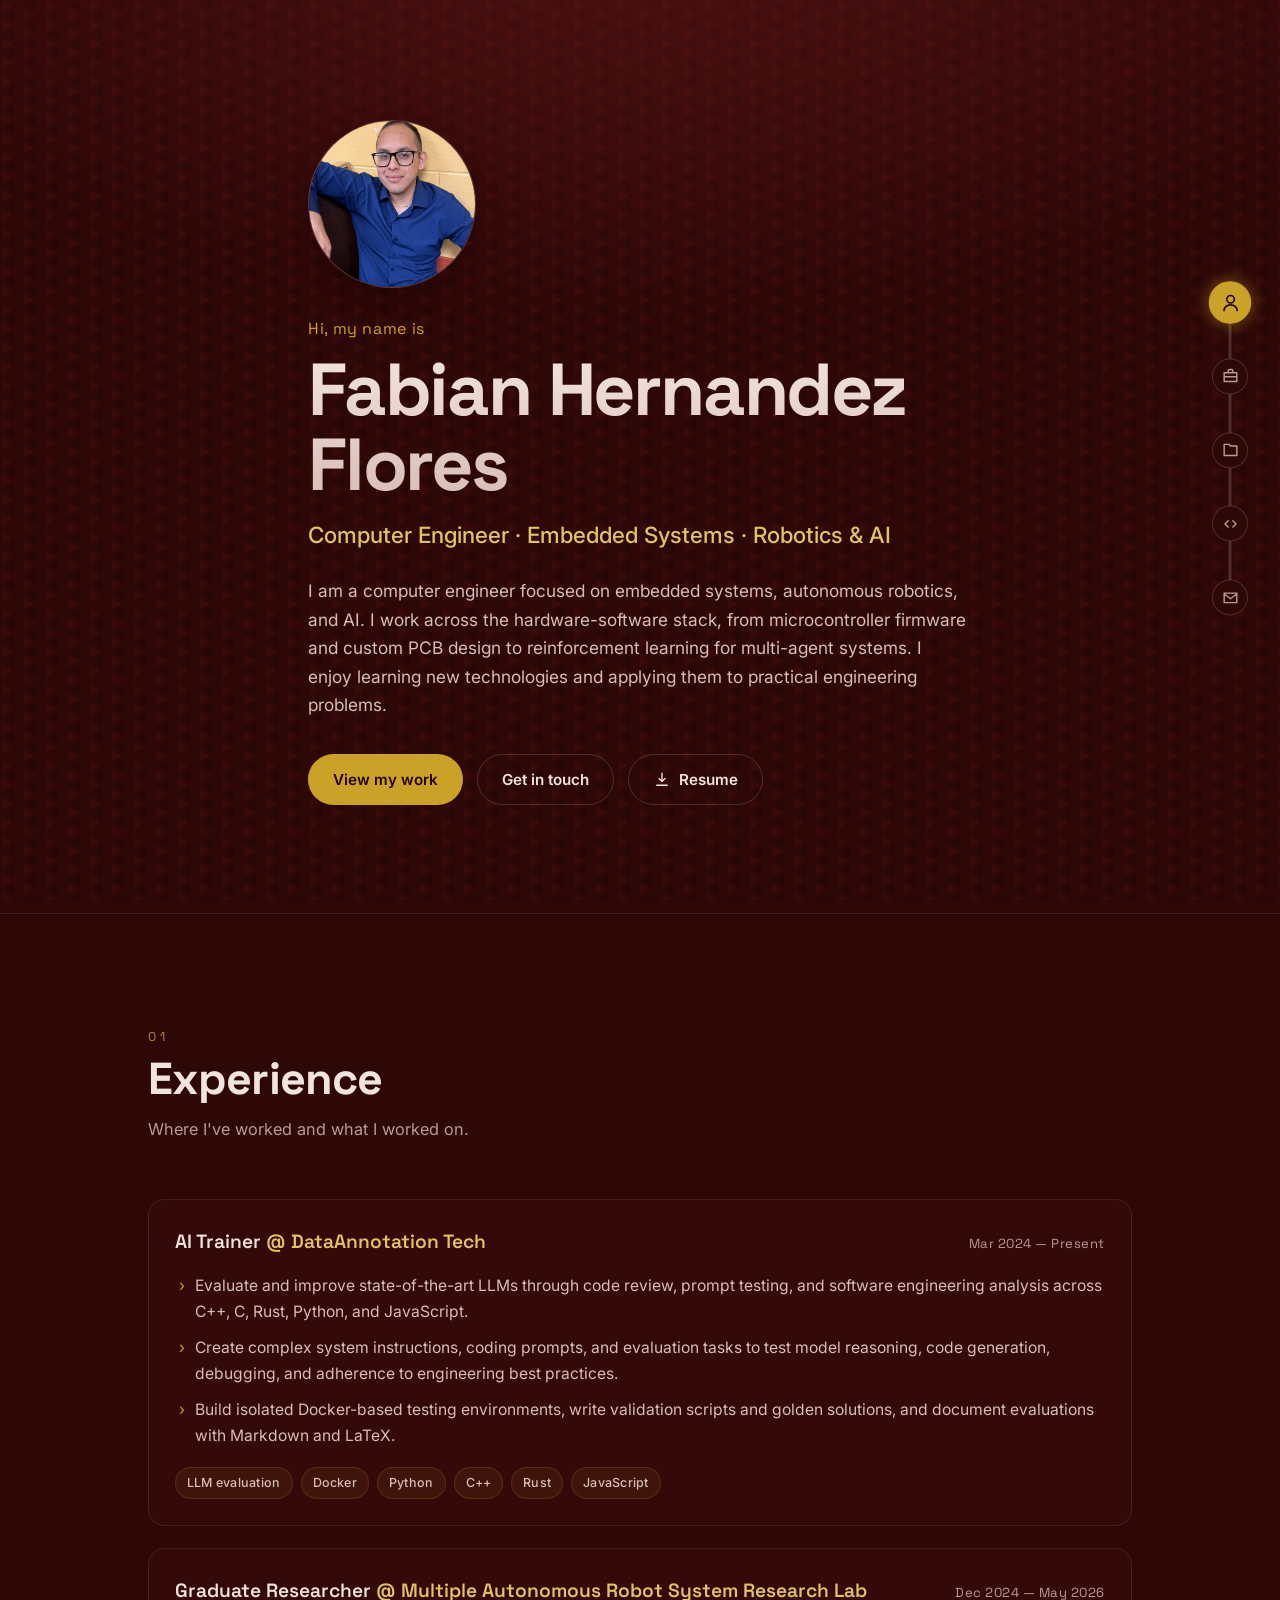
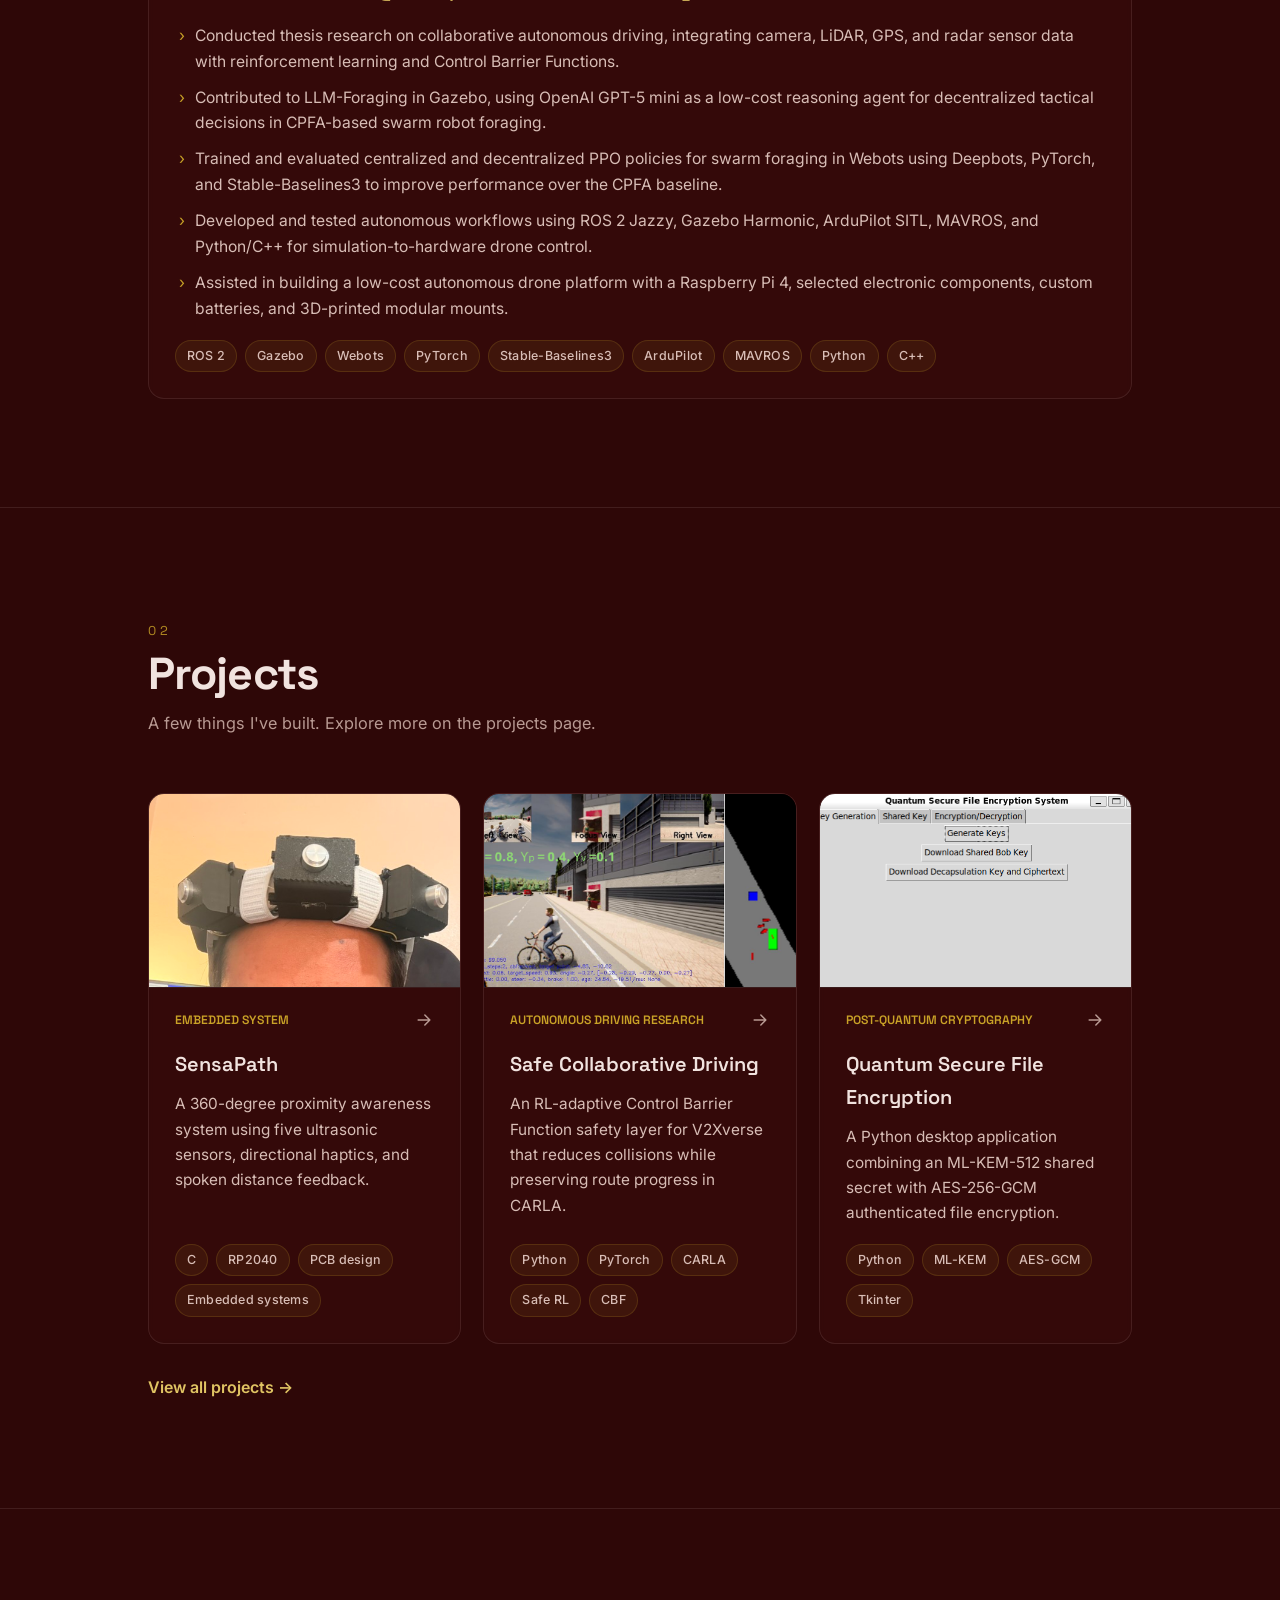
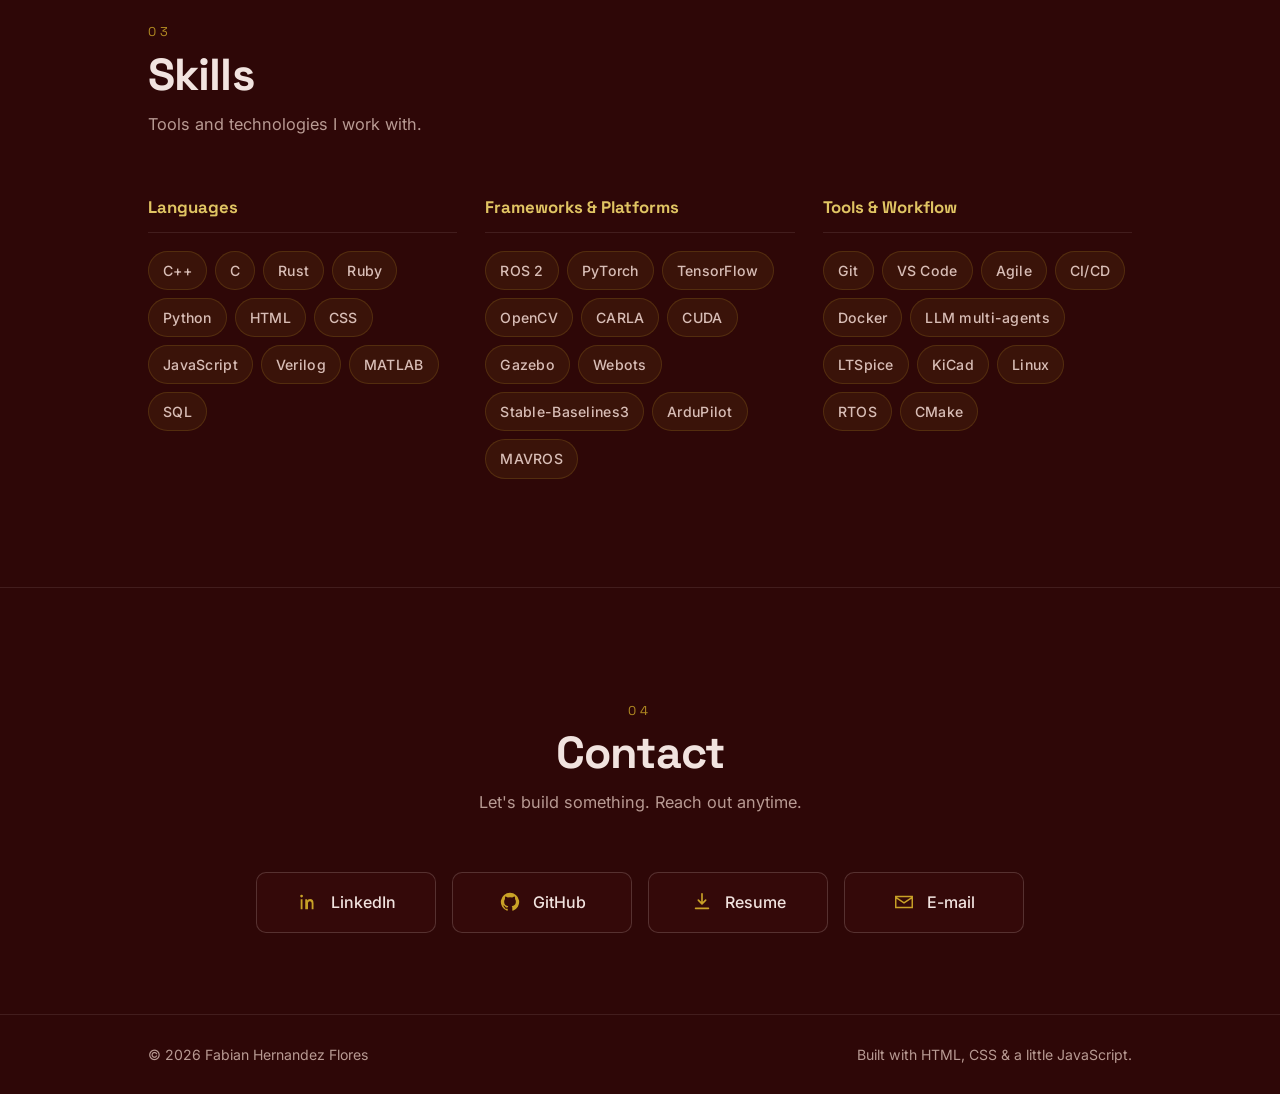
<file: index.html>
<!DOCTYPE html>
<html lang="en">
<head>
  <meta charset="UTF-8" />
  <meta name="viewport" content="width=device-width, initial-scale=1.0" />
  <title>Fabian Hernandez Flores — Computer Engineer</title>
  <meta name="description" content="Fabian Hernandez Flores — Computer Engineer focused on embedded systems, robotics, and AI." />

  <!-- Open Graph -->
  <meta property="og:title" content="Fabian Hernandez Flores" />
  <meta property="og:description" content="Computer Engineer focused on embedded systems, robotics, and AI." />
  <meta property="og:type" content="website" />

  <!-- Favicon (inline SVG) -->
  <link rel="icon" href="data:image/svg+xml,<svg xmlns='http://www.w3.org/2000/svg' viewBox='0 0 32 32'><rect width='32' height='32' rx='7' fill='%232e0707'/><text x='16' y='22' font-size='18' font-family='monospace' fill='%23c9a227' text-anchor='middle'>F</text></svg>" />

  <!-- Fonts -->
  <link rel="preconnect" href="https://fonts.googleapis.com" />
  <link rel="preconnect" href="https://fonts.gstatic.com" crossorigin />
  <link href="https://fonts.googleapis.com/css2?family=Inter:wght@400;500;600&family=Space+Grotesk:wght@500;600;700&display=swap" rel="stylesheet" />

  <link rel="stylesheet" href="css/styles.css?v=20260701-1" />
</head>
<body>
  <!-- ===== Scroll-progress rail ===== -->
  <nav class="rail" aria-label="Section navigation">
    <ul class="rail__list">
      <span class="rail__fill" aria-hidden="true"></span>

      <li>
        <a href="#about" class="rail__link" aria-label="About">
          <svg viewBox="0 0 24 24" aria-hidden="true"><path d="M12 12a4 4 0 100-8 4 4 0 000 8zM5 20c0-3.3 3.1-6 7-6s7 2.7 7 6" fill="none" stroke="currentColor" stroke-width="1.8" stroke-linecap="round"/></svg>
          <span class="rail__tip">About</span>
        </a>
      </li>
      <li>
        <a href="#experience" class="rail__link" aria-label="Experience">
          <svg viewBox="0 0 24 24" aria-hidden="true"><path d="M4 8h16v11H4zM9 8V6a2 2 0 012-2h2a2 2 0 012 2v2M4 13h16" fill="none" stroke="currentColor" stroke-width="1.8" stroke-linecap="round" stroke-linejoin="round"/></svg>
          <span class="rail__tip">Experience</span>
        </a>
      </li>
      <li>
        <a href="#projects" class="rail__link" aria-label="Projects">
          <svg viewBox="0 0 24 24" aria-hidden="true"><path d="M4 5h6l2 2h8v12H4z" fill="none" stroke="currentColor" stroke-width="1.8" stroke-linejoin="round"/></svg>
          <span class="rail__tip">Projects</span>
        </a>
      </li>
      <li>
        <a href="#skills" class="rail__link" aria-label="Skills">
          <svg viewBox="0 0 24 24" aria-hidden="true"><path d="M9 8l-4 4 4 4m6-8l4 4-4 4" fill="none" stroke="currentColor" stroke-width="1.8" stroke-linecap="round" stroke-linejoin="round"/></svg>
          <span class="rail__tip">Skills</span>
        </a>
      </li>
      <li>
        <a href="#contact" class="rail__link" aria-label="Contact">
          <svg viewBox="0 0 24 24" aria-hidden="true"><path d="M4 6h16v12H4zM4 7l8 6 8-6" fill="none" stroke="currentColor" stroke-width="1.8" stroke-linejoin="round"/></svg>
          <span class="rail__tip">Contact</span>
        </a>
      </li>
    </ul>
  </nav>

  <main>
    <!-- ===== About / Hero ===== -->
    <section id="about" class="section section--hero">
      <div class="container hero">
        <img
          class="hero__avatar"
          src="assets/profilepic.JPEG"
          alt="Fabian Hernandez Flores"
          width="1536"
          height="2048"
        />
        <p class="hero__eyebrow">Hi, my name is</p>
        <h1 class="hero__name">Fabian Hernandez Flores</h1>
        <p class="hero__tagline">Computer Engineer&nbsp;·&nbsp;Embedded Systems&nbsp;·&nbsp;Robotics &amp; AI</p>
        <p class="hero__about">
          I am a computer engineer focused on embedded systems, autonomous robotics, and AI.
          I work across the hardware-software stack, from microcontroller firmware and custom
          PCB design to reinforcement learning for multi-agent systems. I enjoy learning new
          technologies and applying them to practical engineering problems.
        </p>
        <div class="hero__cta">
          <a href="#projects" class="btn btn--primary">View my work</a>
          <a href="#contact" class="btn btn--ghost">Get in touch</a>
          <a href="assets/resume.pdf" class="btn btn--ghost" id="resume-btn"
             download="Fabian-Hernandez-Flores-Resume-2H-2026.pdf" target="_blank" rel="noopener">
            <svg viewBox="0 0 24 24" aria-hidden="true" width="18" height="18">
              <path d="M12 3v11m0 0 4-4m-4 4-4-4M5 19h14" fill="none"
                    stroke="currentColor" stroke-width="1.8"
                    stroke-linecap="round" stroke-linejoin="round"/>
            </svg>
            Resume
          </a>
        </div>
      </div>
    </section>

    <!-- ===== Experience ===== -->
    <section id="experience" class="section">
      <div class="container">
        <header class="section__head">
          <span class="section__index">01</span>
          <h2 class="section__title">Experience</h2>
          <p class="section__sub">Where I've worked and what I worked on.</p>
        </header>

        <div class="experience">
          <article class="card exp">
            <div class="exp__head">
              <h3 class="exp__role">AI Trainer <span class="exp__at">@ DataAnnotation Tech</span></h3>
              <span class="exp__period">Mar 2024 — Present</span>
            </div>
            <ul class="exp__points">
              <li>Evaluate and improve state-of-the-art LLMs through code review, prompt testing, and software engineering analysis across C++, C, Rust, Python, and JavaScript.</li>
              <li>Create complex system instructions, coding prompts, and evaluation tasks to test model reasoning, code generation, debugging, and adherence to engineering best practices.</li>
              <li>Build isolated Docker-based testing environments, write validation scripts and golden solutions, and document evaluations with Markdown and LaTeX.</li>
            </ul>
            <ul class="tags">
              <li>LLM evaluation</li>
              <li>Docker</li>
              <li>Python</li>
              <li>C++</li>
              <li>Rust</li>
              <li>JavaScript</li>
            </ul>
          </article>

          <article class="card exp">
            <div class="exp__head">
              <h3 class="exp__role">Graduate Researcher <span class="exp__at">@ Multiple Autonomous Robot System Research Lab</span></h3>
              <span class="exp__period">Dec 2024 — May 2026</span>
            </div>
            <ul class="exp__points">
              <li>Conducted thesis research on collaborative autonomous driving, integrating camera, LiDAR, GPS, and radar sensor data with reinforcement learning and Control Barrier Functions.</li>
              <li>Contributed to LLM-Foraging in Gazebo, using OpenAI GPT-5 mini as a low-cost reasoning agent for decentralized tactical decisions in CPFA-based swarm robot foraging.</li>
              <li>Trained and evaluated centralized and decentralized PPO policies for swarm foraging in Webots using Deepbots, PyTorch, and Stable-Baselines3 to improve performance over the CPFA baseline.</li>
              <li>Developed and tested autonomous workflows using ROS 2 Jazzy, Gazebo Harmonic, ArduPilot SITL, MAVROS, and Python/C++ for simulation-to-hardware drone control.</li>
              <li>Assisted in building a low-cost autonomous drone platform with a Raspberry Pi 4, selected electronic components, custom batteries, and 3D-printed modular mounts.</li>
            </ul>
            <ul class="tags">
              <li>ROS 2</li>
              <li>Gazebo</li>
              <li>Webots</li>
              <li>PyTorch</li>
              <li>Stable-Baselines3</li>
              <li>ArduPilot</li>
              <li>MAVROS</li>
              <li>Python</li>
              <li>C++</li>
            </ul>
          </article>
        </div>
      </div>
    </section>

    <!-- ===== Projects ===== -->
    <section id="projects" class="section">
      <div class="container">
        <header class="section__head">
          <span class="section__index">02</span>
          <h2 class="section__title">Projects</h2>
          <p class="section__sub">A few things I've built. Explore more on the projects page.</p>
        </header>

        <div class="projects">
          <a class="card card--project" href="projects/sensapath.html">
            <div class="card__media">
              <img
                src="assets/projects/sensapath/wearable-prototype.jpg"
                alt="SensaPath ultrasonic sensor modules mounted around a wearable headpiece"
                width="524"
                height="328"
              />
            </div>
            <div class="card__top">
              <span class="card__kicker">Embedded system</span>
              <svg class="card__arrow" viewBox="0 0 24 24" aria-hidden="true"><path d="M5 12h14m-6-6 6 6-6 6" fill="none" stroke="currentColor" stroke-width="1.8" stroke-linecap="round" stroke-linejoin="round"/></svg>
            </div>
            <h3 class="card__title">SensaPath</h3>
            <p class="card__desc">
              A 360-degree proximity awareness system using five ultrasonic sensors,
              directional haptics, and spoken distance feedback.
            </p>
            <ul class="tags">
              <li>C</li>
              <li>RP2040</li>
              <li>PCB design</li>
              <li>Embedded systems</li>
            </ul>
          </a>

          <a class="card card--project" href="projects/collaborative-driving.html">
            <div class="card__media">
              <img
                src="assets/projects/collaborative-driving/cyclist-in-path.png"
                alt="CARLA simulation showing adaptive CBF gains during a cyclist encounter"
                width="975"
                height="521"
              />
            </div>
            <div class="card__top">
              <span class="card__kicker">Autonomous driving research</span>
              <svg class="card__arrow" viewBox="0 0 24 24" aria-hidden="true"><path d="M5 12h14m-6-6 6 6-6 6" fill="none" stroke="currentColor" stroke-width="1.8" stroke-linecap="round" stroke-linejoin="round"/></svg>
            </div>
            <h3 class="card__title">Safe Collaborative Driving</h3>
            <p class="card__desc">
              An RL-adaptive Control Barrier Function safety layer for V2Xverse that
              reduces collisions while preserving route progress in CARLA.
            </p>
            <ul class="tags">
              <li>Python</li>
              <li>PyTorch</li>
              <li>CARLA</li>
              <li>Safe RL</li>
              <li>CBF</li>
            </ul>
          </a>

          <a class="card card--project" href="projects/qsfes.html">
            <div class="card__media">
              <img
                src="assets/projects/qsfes/key_generation.png"
                alt="QSFES desktop interface for ML-KEM key generation"
                width="1106"
                height="642"
              />
            </div>
            <div class="card__top">
              <span class="card__kicker">Post-quantum cryptography</span>
              <svg class="card__arrow" viewBox="0 0 24 24" aria-hidden="true"><path d="M5 12h14m-6-6 6 6-6 6" fill="none" stroke="currentColor" stroke-width="1.8" stroke-linecap="round" stroke-linejoin="round"/></svg>
            </div>
            <h3 class="card__title">Quantum Secure File Encryption</h3>
            <p class="card__desc">
              A Python desktop application combining an ML-KEM-512 shared secret with
              AES-256-GCM authenticated file encryption.
            </p>
            <ul class="tags">
              <li>Python</li>
              <li>ML-KEM</li>
              <li>AES-GCM</li>
              <li>Tkinter</li>
            </ul>
          </a>
        </div>

        <p class="projects__more">
          <a href="projects/" class="link-arrow">
            View all projects →
          </a>
        </p>
      </div>
    </section>

    <!-- ===== Skills ===== -->
    <section id="skills" class="section">
      <div class="container">
        <header class="section__head">
          <span class="section__index">03</span>
          <h2 class="section__title">Skills</h2>
          <p class="section__sub">Tools and technologies I work with.</p>
        </header>

        <div class="skills">
          <div class="skills__group">
            <h3 class="skills__label">Languages</h3>
            <ul class="tags tags--lg">
              <li>C++</li>
              <li>C</li>
              <li>Rust</li>
              <li>Ruby</li>
              <li>Python</li>
              <li>HTML</li>
              <li>CSS</li>
              <li>JavaScript</li>
              <li>Verilog</li>
              <li>MATLAB</li>
              <li>SQL</li>
            </ul>
          </div>

          <div class="skills__group">
            <h3 class="skills__label">Frameworks &amp; Platforms</h3>
            <ul class="tags tags--lg">
              <li>ROS 2</li>
              <li>PyTorch</li>
              <li>TensorFlow</li>
              <li>OpenCV</li>
              <li>CARLA</li>
              <li>CUDA</li>
              <li>Gazebo</li>
              <li>Webots</li>
              <li>Stable-Baselines3</li>
              <li>ArduPilot</li>
              <li>MAVROS</li>
            </ul>
          </div>

          <div class="skills__group">
            <h3 class="skills__label">Tools &amp; Workflow</h3>
            <ul class="tags tags--lg">
              <li>Git</li>
              <li>VS Code</li>
              <li>Agile</li>
              <li>CI/CD</li>
              <li>Docker</li>
              <li>LLM multi-agents</li>
              <li>LTSpice</li>
              <li>KiCad</li>
              <li>Linux</li>
              <li>RTOS</li>
              <li>CMake</li>
            </ul>
          </div>
        </div>
      </div>
    </section>

    <!-- ===== Contact ===== -->
    <section id="contact" class="section section--contact">
      <div class="container contact">
        <header class="section__head section__head--center">
          <span class="section__index">04</span>
          <h2 class="section__title">Contact</h2>
          <p class="section__sub">Let's build something. Reach out anytime.</p>
        </header>

        <div class="contact__links">
          <a class="contact__link" href="https://www.linkedin.com/in/fabian-hernandez-profile/" target="_blank" rel="noopener">
            <svg viewBox="0 0 24 24" aria-hidden="true"><path d="M5 4a1.5 1.5 0 100 3 1.5 1.5 0 000-3zM4 9h2v11H4zM9 9h2v1.6c.5-.9 1.6-1.8 3.2-1.8 2.6 0 3.8 1.6 3.8 4.5V20h-2v-6.2c0-1.6-.6-2.6-2-2.6s-2 1-2 2.6V20H9z" fill="currentColor"/></svg>
            <span>LinkedIn</span>
          </a>
          <a class="contact__link" href="https://github.com/fabianhdz" target="_blank" rel="noopener">
            <svg viewBox="0 0 24 24" aria-hidden="true"><path d="M12 2a10 10 0 00-3.16 19.49c.5.09.68-.22.68-.48v-1.7c-2.78.6-3.37-1.34-3.37-1.34-.45-1.16-1.11-1.47-1.11-1.47-.91-.62.07-.61.07-.61 1 .07 1.53 1.03 1.53 1.03.89 1.53 2.34 1.09 2.91.83.09-.65.35-1.09.63-1.34-2.22-.25-4.55-1.11-4.55-4.94 0-1.09.39-1.98 1.03-2.68-.1-.25-.45-1.27.1-2.65 0 0 .84-.27 2.75 1.02a9.56 9.56 0 015 0c1.91-1.29 2.75-1.02 2.75-1.02.55 1.38.2 2.4.1 2.65.64.7 1.03 1.59 1.03 2.68 0 3.84-2.34 4.69-4.57 4.94.36.31.68.92.68 1.85v2.74c0 .27.18.58.69.48A10 10 0 0012 2z" fill="currentColor"/></svg>
            <span>GitHub</span>
          </a>
          <a class="contact__link" href="assets/resume.pdf" download="Fabian-Hernandez-Flores-Resume-2H-2026.pdf" target="_blank" rel="noopener">
            <svg viewBox="0 0 24 24" aria-hidden="true"><path d="M12 3v11m0 0 4-4m-4 4-4-4M5 19h14" fill="none" stroke="currentColor" stroke-width="1.8" stroke-linecap="round" stroke-linejoin="round"/></svg>
            <span>Resume</span>
          </a>
          <a class="contact__link" href="mailto:fabian.hernandezone@gmail.com" aria-label="E-mail Fabian Hernandez Flores">
            <svg viewBox="0 0 24 24" aria-hidden="true"><path d="M3 6h18v12H3z M3 7l9 6 9-6" fill="none" stroke="currentColor" stroke-width="1.6"/></svg>
            <span>E-mail</span>
          </a>
        </div>
      </div>
    </section>
  </main>

  <footer class="footer">
    <div class="container footer__inner">
      <span>© <span id="year"></span> Fabian Hernandez Flores</span>
      <span class="footer__note">Built with HTML, CSS &amp; a little JavaScript.</span>
    </div>
  </footer>

  <script src="js/main.js"></script>
</body>
</html>
</file>
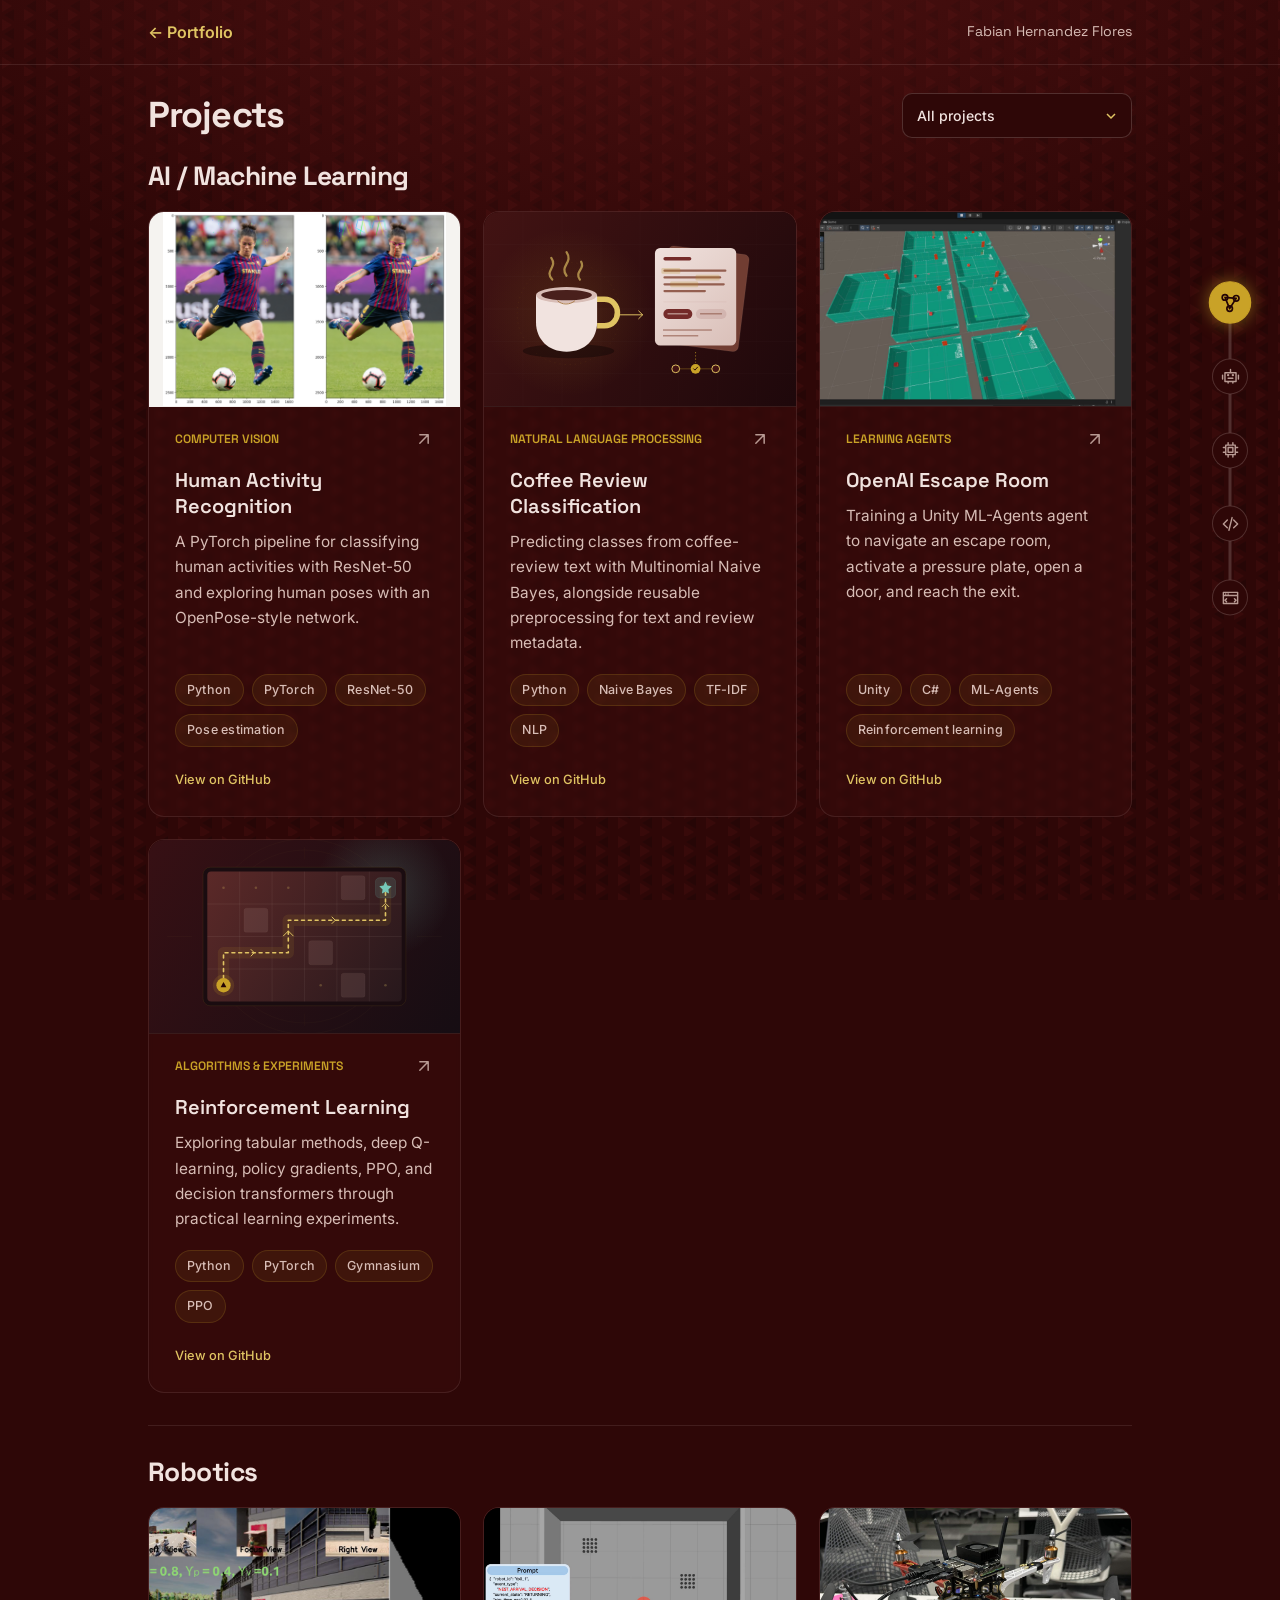
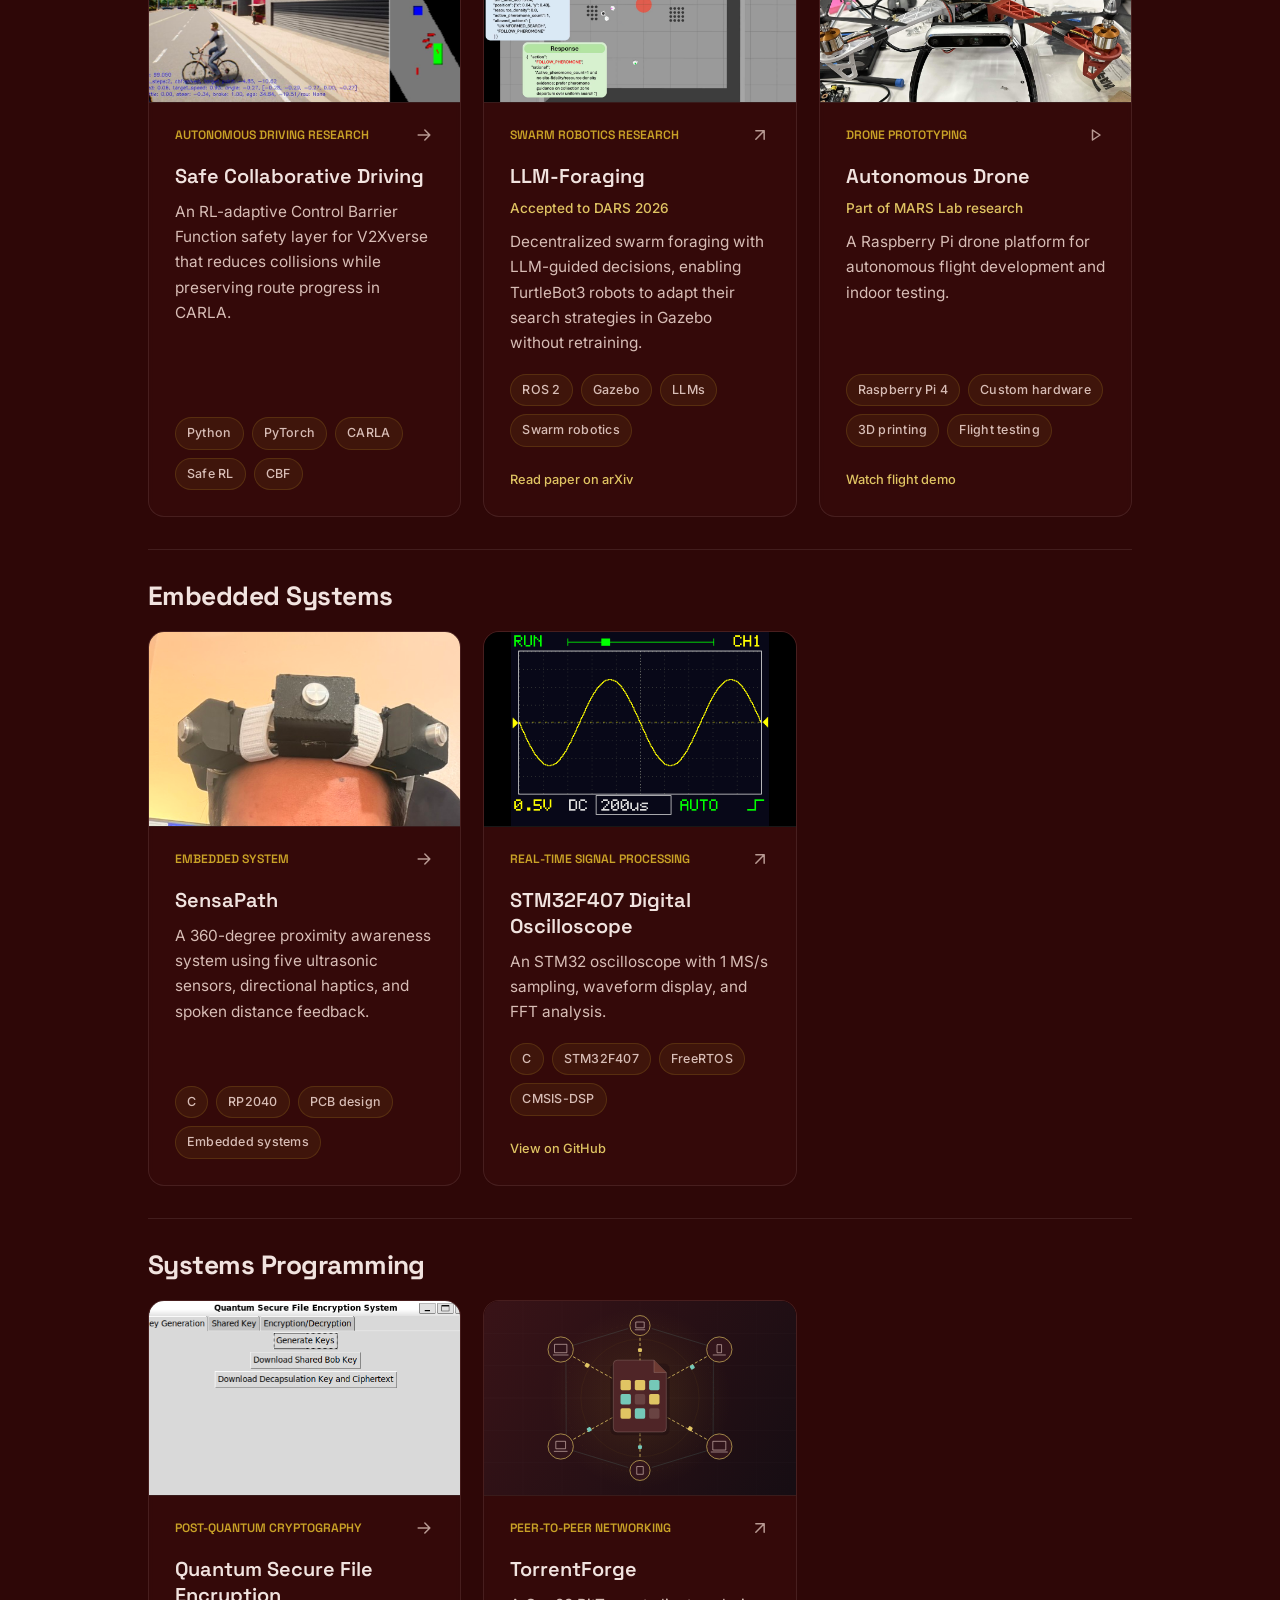
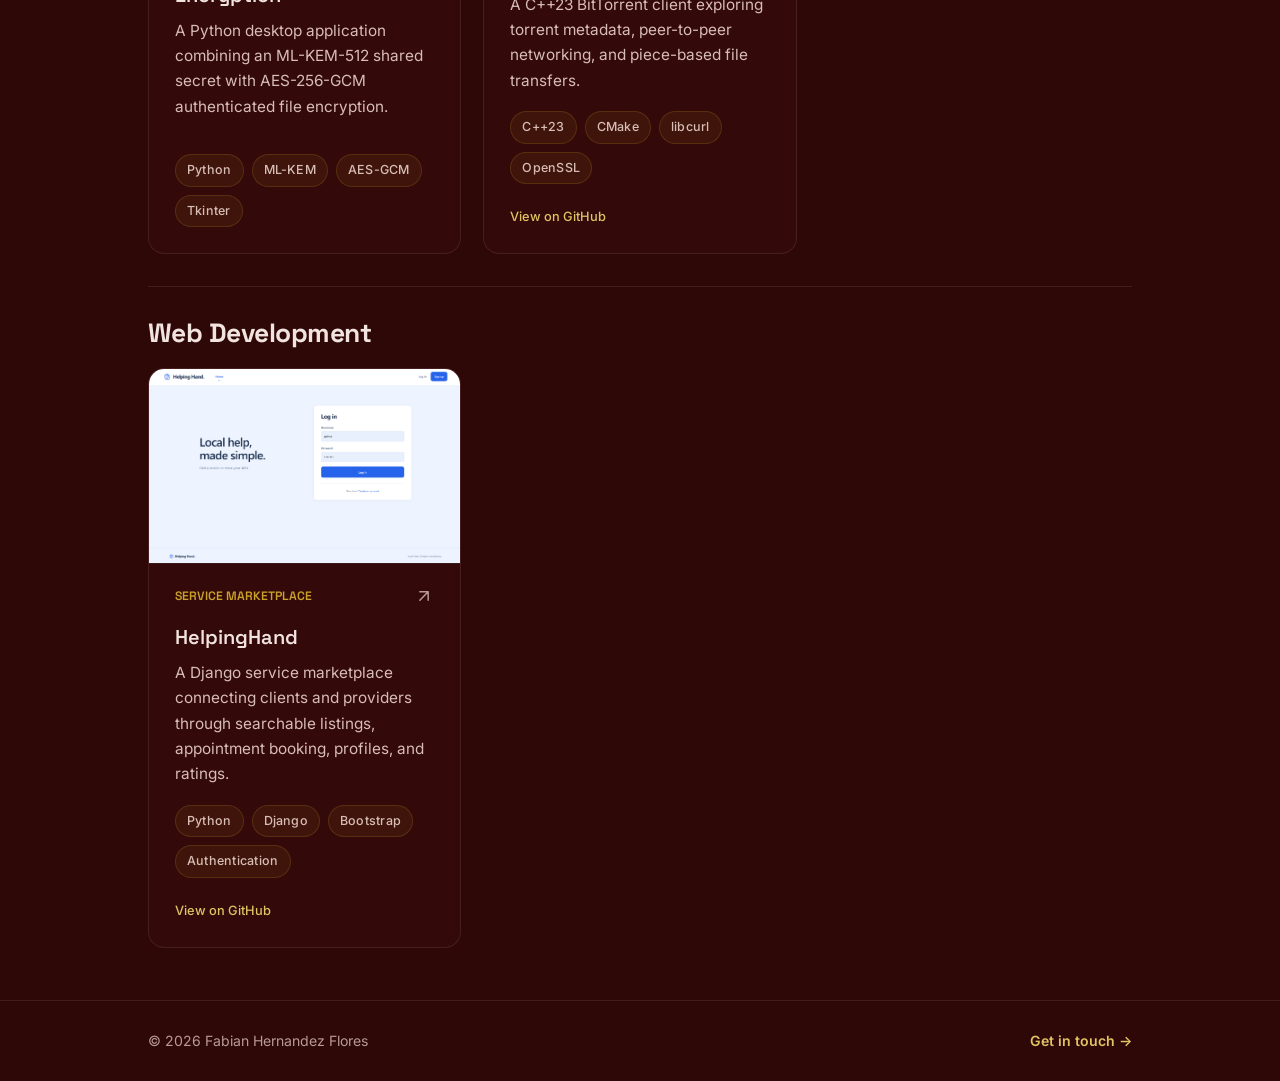
<file: projects/index.html>
<!DOCTYPE html>
<html lang="en">
<head>
  <meta charset="UTF-8" />
  <meta name="viewport" content="width=device-width, initial-scale=1.0" />
  <title>Projects | Fabian Hernandez Flores</title>
  <meta name="description" content="Explore Fabian Hernandez Flores's projects in AI, machine learning, reinforcement learning, robotics, systems programming, web development, and embedded systems." />
  <meta property="og:title" content="Projects | Fabian Hernandez Flores" />
  <meta property="og:description" content="From learning agents and computer vision to autonomous driving, cryptography, and embedded hardware." />
  <meta property="og:type" content="website" />
  <meta property="og:url" content="https://fabianhz.me/projects/" />
  <link rel="canonical" href="https://fabianhz.me/projects/" />
  <link rel="icon" href="data:image/svg+xml,<svg xmlns='http://www.w3.org/2000/svg' viewBox='0 0 32 32'><rect width='32' height='32' rx='7' fill='%232e0707'/><text x='16' y='22' font-size='18' font-family='monospace' fill='%23c9a227' text-anchor='middle'>F</text></svg>" />
  <link rel="preconnect" href="https://fonts.googleapis.com" />
  <link rel="preconnect" href="https://fonts.gstatic.com" crossorigin />
  <link href="https://fonts.googleapis.com/css2?family=Inter:wght@400;500;600&family=Space+Grotesk:wght@500;600;700&display=swap" rel="stylesheet" />
  <link rel="stylesheet" href="../css/styles.css?v=20260701-1" />
  <link rel="stylesheet" href="../css/projects.css?v=20261104-1" />
</head>
<body class="catalog-page">
  <a class="catalog-skip-link" href="#main">Skip to content</a>

  <nav class="rail" aria-label="Project category navigation">
    <ul class="rail__list">
      <li>
        <a href="#ai-machine-learning" class="rail__link" aria-label="AI / Machine Learning">
          <svg viewBox="0 0 24 24" aria-hidden="true"><g fill="none" stroke="currentColor" stroke-width="1.8" stroke-linecap="round" stroke-linejoin="round"><path d="m6 6 12 1M6 6l5 12M18 7l-7 11"/><circle cx="6" cy="6" r="3"/><circle cx="18" cy="7" r="3"/><circle cx="11" cy="18" r="3"/></g></svg>
          <span class="rail__tip">AI / Machine Learning</span>
        </a>
      </li>
      <li>
        <a href="#robotics" class="rail__link" aria-label="Robotics">
          <svg viewBox="0 0 24 24" aria-hidden="true"><g fill="none" stroke="currentColor" stroke-width="1.8" stroke-linecap="round" stroke-linejoin="round"><path d="M5 8h14v11H5zM12 8V4M9 19v2m6-2v2M2 11v5m20-5v5M9 15h6"/><path d="M9 11h.01M15 11h.01" stroke-width="3"/></g></svg>
          <span class="rail__tip">Robotics</span>
        </a>
      </li>
      <li>
        <a href="#embedded-systems" class="rail__link" aria-label="Embedded Systems">
          <svg viewBox="0 0 24 24" aria-hidden="true"><path d="M6 6h12v12H6zM9 9h6v6H9zM9 3v3m6-3v3m-6 12v3m6-3v3M3 9h3m-3 6h3m12-6h3m-3 6h3" fill="none" stroke="currentColor" stroke-width="1.8" stroke-linecap="round" stroke-linejoin="round"/></svg>
          <span class="rail__tip">Embedded Systems</span>
        </a>
      </li>
      <li>
        <a href="#systems-programming" class="rail__link" aria-label="Systems Programming">
          <svg viewBox="0 0 24 24" aria-hidden="true"><path d="m8 7-5 5 5 5m8-10 5 5-5 5M14 4l-4 16" fill="none" stroke="currentColor" stroke-width="1.8" stroke-linecap="round" stroke-linejoin="round"/></svg>
          <span class="rail__tip">Systems Programming</span>
        </a>
      </li>
      <li>
        <a href="#web-development" class="rail__link" aria-label="Web Development">
          <svg viewBox="0 0 24 24" aria-hidden="true"><path d="M3 5h18v14H3zM3 9h18M6 7h.01M9 7h.01M7 13l-2 2 2 2m10-4 2 2-2 2" fill="none" stroke="currentColor" stroke-width="1.8" stroke-linecap="round" stroke-linejoin="round"/></svg>
          <span class="rail__tip">Web Development</span>
        </a>
      </li>
    </ul>
    <span class="rail__fill" aria-hidden="true"></span>
  </nav>

  <header class="catalog-nav">
    <div class="container catalog-nav__inner">
      <a class="catalog-nav__back" href="../index.html#projects">&larr; Portfolio</a>
      <a class="catalog-nav__name" href="../index.html">Fabian Hernandez Flores</a>
    </div>
  </header>

  <main id="main">
    <div class="container">
      <header class="catalog-toolbar" id="explore">
        <h1>Projects</h1>
        <div class="catalog-filters" hidden>
          <label class="catalog-sr-only" for="project-filter">Filter projects by discipline</label>
          <select class="catalog-filter" id="project-filter" aria-controls="project-catalog filtered-results">
            <option value="all">All projects</option>
            <option value="ai-machine-learning">AI / Machine Learning</option>
            <option value="robotics">Robotics</option>
            <option value="embedded-systems">Embedded Systems</option>
            <option value="systems-programming">Systems Programming</option>
            <option value="web-development">Web Development</option>
          </select>
        </div>
      </header>

      <p class="catalog-sr-only" id="catalog-status" role="status" aria-live="polite" aria-atomic="true">12 projects</p>

      <div id="project-catalog">
        <section class="catalog-section" id="ai-machine-learning" aria-labelledby="ai-title">
          <header class="section__head catalog-section__head">
            <h2 class="section__title" id="ai-title">AI / Machine Learning</h2>
          </header>
          <div class="projects">
            <a class="card card--project" href="https://github.com/fabianhdz/human-activity-recognition" target="_blank" rel="noopener noreferrer" data-category="ai-machine-learning" data-tags="ai-machine-learning">
              <div class="card__media card__media--contain">
                <img src="../assets/projects/human-activity/pose_estimate.png" alt="Soccer player shown with detected joints and a pose-estimation skeleton" width="2392" height="1638" />
              </div>
              <div class="card__top">
                <span class="card__kicker">Computer vision</span>
                <svg class="card__arrow" viewBox="0 0 24 24" aria-hidden="true"><path d="M7 17 17 7M7 7h10v10" fill="none" stroke="currentColor" stroke-width="1.8" stroke-linecap="round" stroke-linejoin="round"/></svg>
              </div>
              <h3 class="card__title">Human Activity Recognition</h3>
              <p class="card__desc">A PyTorch pipeline for classifying human activities with ResNet-50 and exploring human poses with an OpenPose-style network.</p>
              <ul class="tags">
                <li>Python</li>
                <li>PyTorch</li>
                <li>ResNet-50</li>
                <li>Pose estimation</li>
              </ul>
              <span class="card__destination">View on GitHub <span class="catalog-sr-only">(opens in a new tab)</span></span>
            </a>

            <a class="card card--project" href="https://github.com/fabianhdz/coffee-review-classification" target="_blank" rel="noopener noreferrer" data-category="ai-machine-learning" data-tags="ai-machine-learning">
              <div class="card__media">
                <img src="../assets/projects/coffee-review/classification.svg" alt="Illustration of a coffee cup and written reviews flowing into a text classifier" width="960" height="600" />
              </div>
              <div class="card__top">
                <span class="card__kicker">Natural language processing</span>
                <svg class="card__arrow" viewBox="0 0 24 24" aria-hidden="true"><path d="M7 17 17 7M7 7h10v10" fill="none" stroke="currentColor" stroke-width="1.8" stroke-linecap="round" stroke-linejoin="round"/></svg>
              </div>
              <h3 class="card__title">Coffee Review Classification</h3>
              <p class="card__desc">Predicting classes from coffee-review text with Multinomial Naive Bayes, alongside reusable preprocessing for text and review metadata.</p>
              <ul class="tags">
                <li>Python</li>
                <li>Naive Bayes</li>
                <li>TF-IDF</li>
                <li>NLP</li>
              </ul>
              <span class="card__destination">View on GitHub <span class="catalog-sr-only">(opens in a new tab)</span></span>
            </a>

            <a class="card card--project" href="https://github.com/Dianacastilleja/OpenAI_EscapeRoom/tree/training_model" target="_blank" rel="noopener noreferrer" data-category="ai-machine-learning" data-tags="ai-machine-learning reinforcement-learning">
              <div class="card__media">
                <img src="../assets/projects/openai_escaperoom/training-preview.jpg" alt="Unity training environment with parallel escape rooms, agents, doors, and pressure plates" width="1920" height="1080" loading="lazy" />
              </div>
              <div class="card__top">
                <span class="card__kicker">Learning agents</span>
                <svg class="card__arrow" viewBox="0 0 24 24" aria-hidden="true"><path d="M7 17 17 7M7 7h10v10" fill="none" stroke="currentColor" stroke-width="1.8" stroke-linecap="round" stroke-linejoin="round"/></svg>
              </div>
              <h3 class="card__title">OpenAI Escape Room</h3>
              <p class="card__desc">Training a Unity ML-Agents agent to navigate an escape room, activate a pressure plate, open a door, and reach the exit.</p>
              <ul class="tags">
                <li>Unity</li>
                <li>C#</li>
                <li>ML-Agents</li>
                <li>Reinforcement learning</li>
              </ul>
              <span class="card__destination">View on GitHub <span class="catalog-sr-only">(opens in a new tab)</span></span>
            </a>

            <a class="card card--project" href="https://github.com/fabianhdz/reinforcement-learning" target="_blank" rel="noopener noreferrer" data-category="ai-machine-learning" data-tags="ai-machine-learning reinforcement-learning">
              <div class="card__media">
                <img src="../assets/projects/reinforcement-learning/grid-world.svg" alt="Illustration of a learning agent following a path through a grid world toward a goal" width="960" height="600" loading="lazy" />
              </div>
              <div class="card__top">
                <span class="card__kicker">Algorithms &amp; experiments</span>
                <svg class="card__arrow" viewBox="0 0 24 24" aria-hidden="true"><path d="M7 17 17 7M7 7h10v10" fill="none" stroke="currentColor" stroke-width="1.8" stroke-linecap="round" stroke-linejoin="round"/></svg>
              </div>
              <h3 class="card__title">Reinforcement Learning</h3>
              <p class="card__desc">Exploring tabular methods, deep Q-learning, policy gradients, PPO, and decision transformers through practical learning experiments.</p>
              <ul class="tags">
                <li>Python</li>
                <li>PyTorch</li>
                <li>Gymnasium</li>
                <li>PPO</li>
              </ul>
              <span class="card__destination">View on GitHub <span class="catalog-sr-only">(opens in a new tab)</span></span>
            </a>
          </div>
        </section>

        <section class="catalog-section" id="robotics" aria-labelledby="robotics-title">
          <header class="section__head catalog-section__head">
            <h2 class="section__title" id="robotics-title">Robotics</h2>
          </header>
          <div class="projects">
            <a class="card card--project" href="collaborative-driving.html" data-category="robotics" data-tags="robotics ai-machine-learning reinforcement-learning">
              <div class="card__media">
                <img src="../assets/projects/collaborative-driving/cyclist-in-path.png" alt="CARLA simulation showing adaptive CBF gains during a cyclist encounter" width="975" height="521" loading="lazy" />
              </div>
              <div class="card__top">
                <span class="card__kicker">Autonomous driving research</span>
                <svg class="card__arrow" viewBox="0 0 24 24" aria-hidden="true"><path d="M5 12h14m-6-6 6 6-6 6" fill="none" stroke="currentColor" stroke-width="1.8" stroke-linecap="round" stroke-linejoin="round"/></svg>
              </div>
              <h3 class="card__title">Safe Collaborative Driving</h3>
              <p class="card__desc">
                An RL-adaptive Control Barrier Function safety layer for V2Xverse that
                reduces collisions while preserving route progress in CARLA.
              </p>
              <ul class="tags">
                <li>Python</li>
                <li>PyTorch</li>
                <li>CARLA</li>
                <li>Safe RL</li>
                <li>CBF</li>
              </ul>
            </a>

            <a class="card card--project" href="https://arxiv.org/abs/2605.01461" target="_blank" rel="noopener noreferrer" data-category="robotics" data-tags="robotics ai-machine-learning">
              <div class="card__media">
                <img src="../assets/projects/llm-foraging/llm-foraging.png" alt="Gazebo swarm-foraging simulation with an LLM prompt and response guiding a TurtleBot3 robot" width="2298" height="1380" loading="lazy" />
              </div>
              <div class="card__top">
                <span class="card__kicker">Swarm robotics research</span>
                <svg class="card__arrow" viewBox="0 0 24 24" aria-hidden="true"><path d="M7 17 17 7M7 7h10v10" fill="none" stroke="currentColor" stroke-width="1.8" stroke-linecap="round" stroke-linejoin="round"/></svg>
              </div>
              <h3 class="card__title">LLM-Foraging</h3>
              <p class="card__recognition">Accepted to DARS 2026</p>
              <p class="card__desc">Decentralized swarm foraging with LLM-guided decisions, enabling TurtleBot3 robots to adapt their search strategies in Gazebo without retraining.</p>
              <ul class="tags">
                <li>ROS 2</li>
                <li>Gazebo</li>
                <li>LLMs</li>
                <li>Swarm robotics</li>
              </ul>
              <span class="card__destination">Read paper on arXiv <span class="catalog-sr-only">(opens in a new tab)</span></span>
            </a>

            <a class="card card--project" href="../assets/projects/low-cost-drone/flight-demo.mp4" target="_blank" rel="noopener" data-category="robotics" data-tags="robotics embedded-systems">
              <div class="card__media">
                <img src="../assets/projects/low-cost-drone/drone.png" alt="Autonomous drone prototype with an onboard Raspberry Pi, camera, and 3D-printed mounts" width="2790" height="1421" loading="lazy" />
              </div>
              <div class="card__top">
                <span class="card__kicker">Drone prototyping</span>
                <svg class="card__arrow" viewBox="0 0 24 24" aria-hidden="true"><path d="m9 6 9 6-9 6V6Z" fill="none" stroke="currentColor" stroke-width="1.8" stroke-linejoin="round"/></svg>
              </div>
              <h3 class="card__title">Autonomous Drone</h3>
              <p class="card__recognition">Part of MARS Lab research</p>
              <p class="card__desc">A Raspberry Pi drone platform for autonomous flight development and indoor testing.</p>
              <ul class="tags">
                <li>Raspberry Pi 4</li>
                <li>Custom hardware</li>
                <li>3D printing</li>
                <li>Flight testing</li>
              </ul>
              <span class="card__destination">Watch flight demo <span class="catalog-sr-only">(opens in a new tab)</span></span>
            </a>
          </div>
        </section>

        <section class="catalog-section" id="embedded-systems" aria-labelledby="embedded-title">
          <header class="section__head catalog-section__head">
            <h2 class="section__title" id="embedded-title">Embedded Systems</h2>
          </header>
          <div class="projects">
            <a class="card card--project" href="sensapath.html" data-category="embedded-systems" data-tags="embedded-systems">
              <div class="card__media">
                <img src="../assets/projects/sensapath/wearable-prototype.jpg" alt="SensaPath ultrasonic sensor modules mounted around a wearable headpiece" width="524" height="328" loading="lazy" />
              </div>
              <div class="card__top">
                <span class="card__kicker">Embedded system</span>
                <svg class="card__arrow" viewBox="0 0 24 24" aria-hidden="true"><path d="M5 12h14m-6-6 6 6-6 6" fill="none" stroke="currentColor" stroke-width="1.8" stroke-linecap="round" stroke-linejoin="round"/></svg>
              </div>
              <h3 class="card__title">SensaPath</h3>
              <p class="card__desc">
                A 360-degree proximity awareness system using five ultrasonic sensors,
                directional haptics, and spoken distance feedback.
              </p>
              <ul class="tags">
                <li>C</li>
                <li>RP2040</li>
                <li>PCB design</li>
                <li>Embedded systems</li>
              </ul>
            </a>

            <a class="card card--project" href="https://github.com/fabianhdz/stm32f407-oscilloscope" target="_blank" rel="noopener noreferrer" data-category="embedded-systems" data-tags="embedded-systems">
              <div class="card__media card__media--screen">
                <img src="../assets/projects/stm32f407-oscilloscope/display.png" alt="Oscilloscope display showing a yellow sine wave with voltage, timebase, and trigger settings" width="640" height="480" loading="lazy" />
              </div>
              <div class="card__top">
                <span class="card__kicker">Real-time signal processing</span>
                <svg class="card__arrow" viewBox="0 0 24 24" aria-hidden="true"><path d="M7 17 17 7M7 7h10v10" fill="none" stroke="currentColor" stroke-width="1.8" stroke-linecap="round" stroke-linejoin="round"/></svg>
              </div>
              <h3 class="card__title">STM32F407 Digital Oscilloscope</h3>
              <p class="card__desc">An STM32 oscilloscope with 1 MS/s sampling, waveform display, and FFT analysis.</p>
              <ul class="tags">
                <li>C</li>
                <li>STM32F407</li>
                <li>FreeRTOS</li>
                <li>CMSIS-DSP</li>
              </ul>
              <span class="card__destination">View on GitHub <span class="catalog-sr-only">(opens in a new tab)</span></span>
            </a>
          </div>
        </section>

        <section class="catalog-section" id="systems-programming" aria-labelledby="systems-title">
          <header class="section__head catalog-section__head">
            <h2 class="section__title" id="systems-title">Systems Programming</h2>
          </header>
          <div class="projects">
            <a class="card card--project" href="qsfes.html" data-category="systems-programming" data-tags="systems-programming">
              <div class="card__media">
                <img src="../assets/projects/qsfes/key_generation.png" alt="QSFES desktop interface for ML-KEM key generation" width="1106" height="642" loading="lazy" />
              </div>
              <div class="card__top">
                <span class="card__kicker">Post-quantum cryptography</span>
                <svg class="card__arrow" viewBox="0 0 24 24" aria-hidden="true"><path d="M5 12h14m-6-6 6 6-6 6" fill="none" stroke="currentColor" stroke-width="1.8" stroke-linecap="round" stroke-linejoin="round"/></svg>
              </div>
              <h3 class="card__title">Quantum Secure File Encryption</h3>
              <p class="card__desc">
                A Python desktop application combining an ML-KEM-512 shared secret with
                AES-256-GCM authenticated file encryption.
              </p>
              <ul class="tags">
                <li>Python</li>
                <li>ML-KEM</li>
                <li>AES-GCM</li>
                <li>Tkinter</li>
              </ul>
            </a>

            <a class="card card--project" href="https://github.com/fabianhdz/TorrentForge" target="_blank" rel="noopener noreferrer" data-category="systems-programming" data-tags="systems-programming">
              <div class="card__media">
                <img src="../assets/projects/torrentforge/peer-network.svg" alt="Illustration of peers exchanging file pieces across a decentralized network" width="960" height="600" loading="lazy" />
              </div>
              <div class="card__top">
                <span class="card__kicker">Peer-to-peer networking</span>
                <svg class="card__arrow" viewBox="0 0 24 24" aria-hidden="true"><path d="M7 17 17 7M7 7h10v10" fill="none" stroke="currentColor" stroke-width="1.8" stroke-linecap="round" stroke-linejoin="round"/></svg>
              </div>
              <h3 class="card__title">TorrentForge</h3>
              <p class="card__desc">A C++23 BitTorrent client exploring torrent metadata, peer-to-peer networking, and piece-based file transfers.</p>
              <ul class="tags">
                <li>C++23</li>
                <li>CMake</li>
                <li>libcurl</li>
                <li>OpenSSL</li>
              </ul>
              <span class="card__destination">View on GitHub <span class="catalog-sr-only">(opens in a new tab)</span></span>
            </a>
          </div>
        </section>

        <section class="catalog-section" id="web-development" aria-labelledby="web-title">
          <header class="section__head catalog-section__head">
            <h2 class="section__title" id="web-title">Web Development</h2>
          </header>
          <div class="projects">
            <a class="card card--project" href="https://github.com/fabianhdz/HelpingHand" target="_blank" rel="noopener noreferrer" data-category="web-development" data-tags="web-development">
              <div class="card__media">
                <img src="../assets/projects/helpinghand/loginpage.png" alt="HelpingHand login page with the service marketplace introduction and sign-in form" width="3112" height="1716" loading="lazy" />
              </div>
              <div class="card__top">
                <span class="card__kicker">Service marketplace</span>
                <svg class="card__arrow" viewBox="0 0 24 24" aria-hidden="true"><path d="M7 17 17 7M7 7h10v10" fill="none" stroke="currentColor" stroke-width="1.8" stroke-linecap="round" stroke-linejoin="round"/></svg>
              </div>
              <h3 class="card__title">HelpingHand</h3>
              <p class="card__desc">A Django service marketplace connecting clients and providers through searchable listings, appointment booking, profiles, and ratings.</p>
              <ul class="tags">
                <li>Python</li>
                <li>Django</li>
                <li>Bootstrap</li>
                <li>Authentication</li>
              </ul>
              <span class="card__destination">View on GitHub <span class="catalog-sr-only">(opens in a new tab)</span></span>
            </a>
          </div>
        </section>
      </div>

      <section class="catalog-results" id="filtered-results" aria-labelledby="filtered-title" hidden>
        <header class="catalog-results__head">
          <h2 class="section__title" id="filtered-title">Filtered projects</h2>
        </header>
        <div class="projects" id="filtered-grid"></div>
        <div class="catalog-note" id="catalog-empty" hidden>
          <p>No projects in <span id="empty-category">this discipline</span> yet. Explore another discipline or browse the full collection.</p>
          <button class="btn btn--ghost" type="button" id="reset-filter">View all projects &rarr;</button>
        </div>
      </section>
    </div>
  </main>

  <footer class="footer">
    <div class="container footer__inner">
      <span>&copy; <span id="year"></span> Fabian Hernandez Flores</span>
      <a class="link-arrow" href="../index.html#contact">Get in touch &rarr;</a>
    </div>
  </footer>

  <script src="../js/main.js?v=20261018-2"></script>
  <script src="../js/projects.js?v=20261018-2"></script>
</body>
</html>
</file>
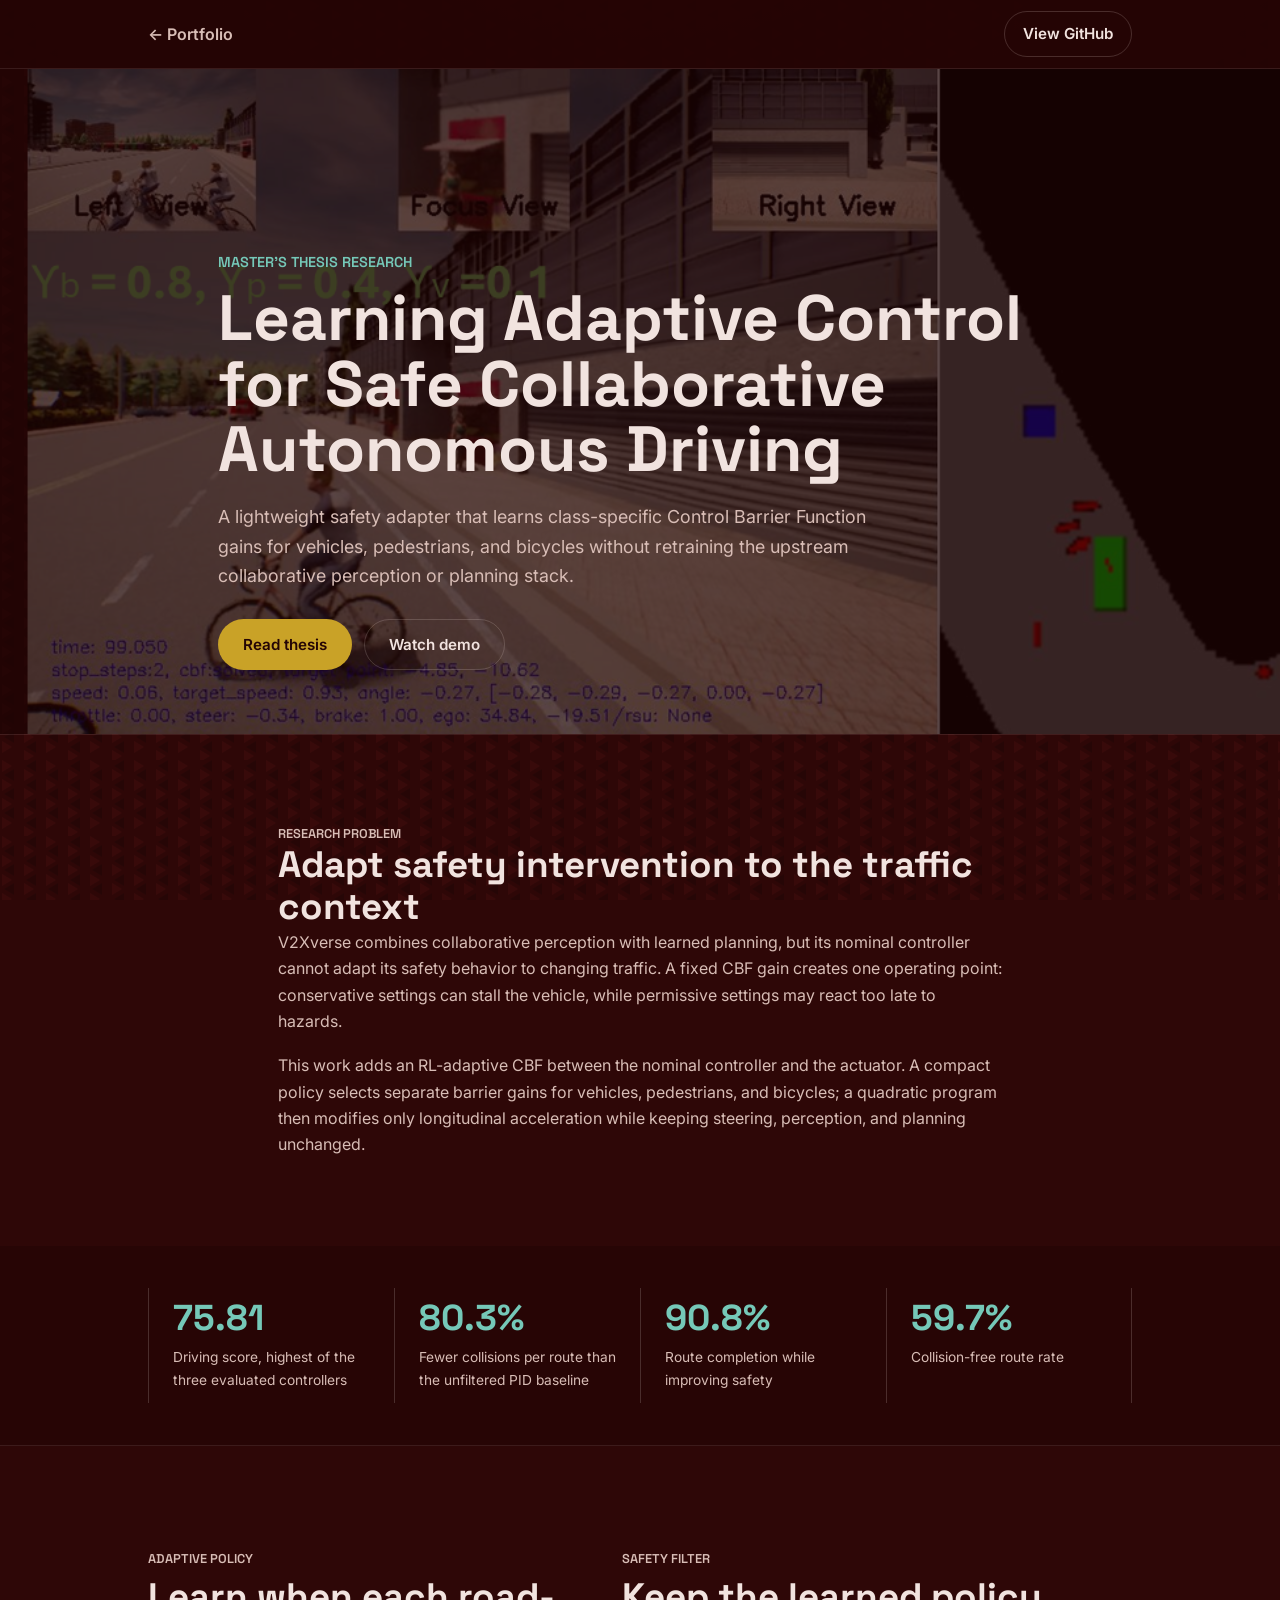
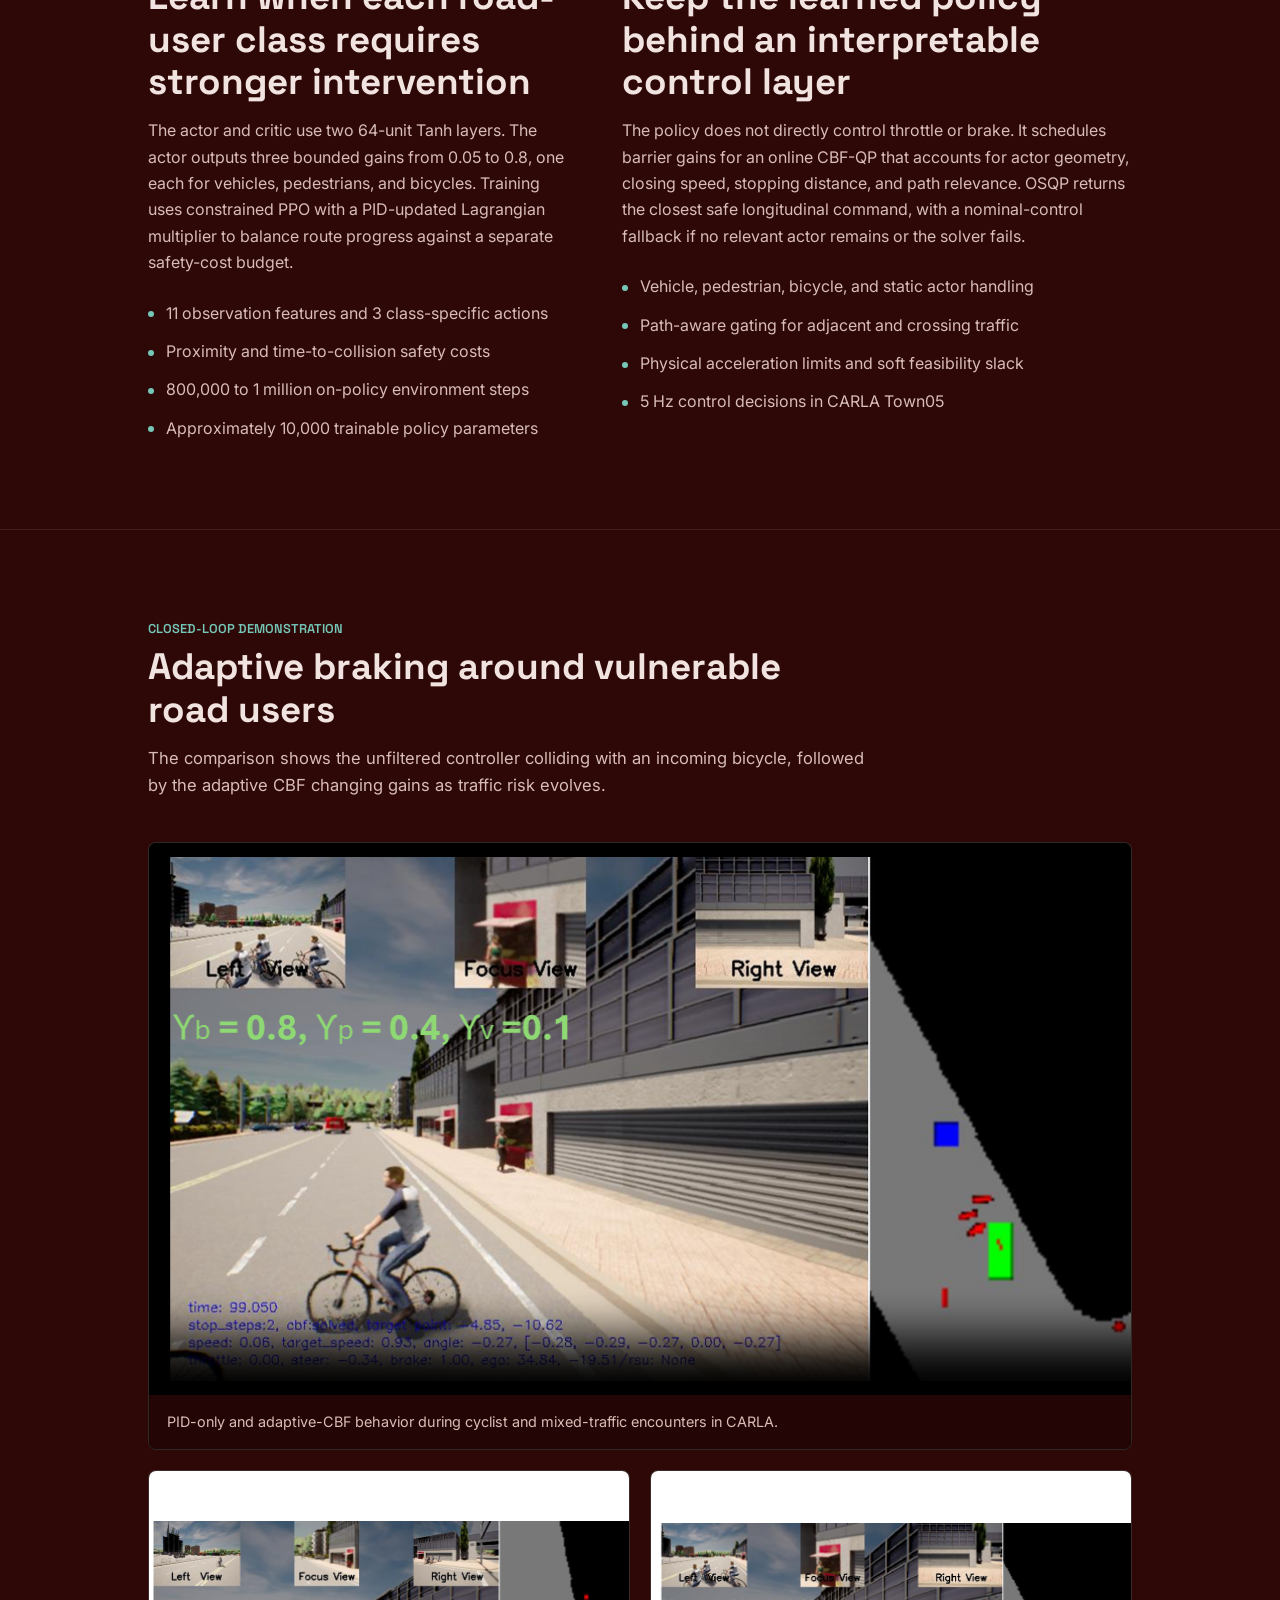
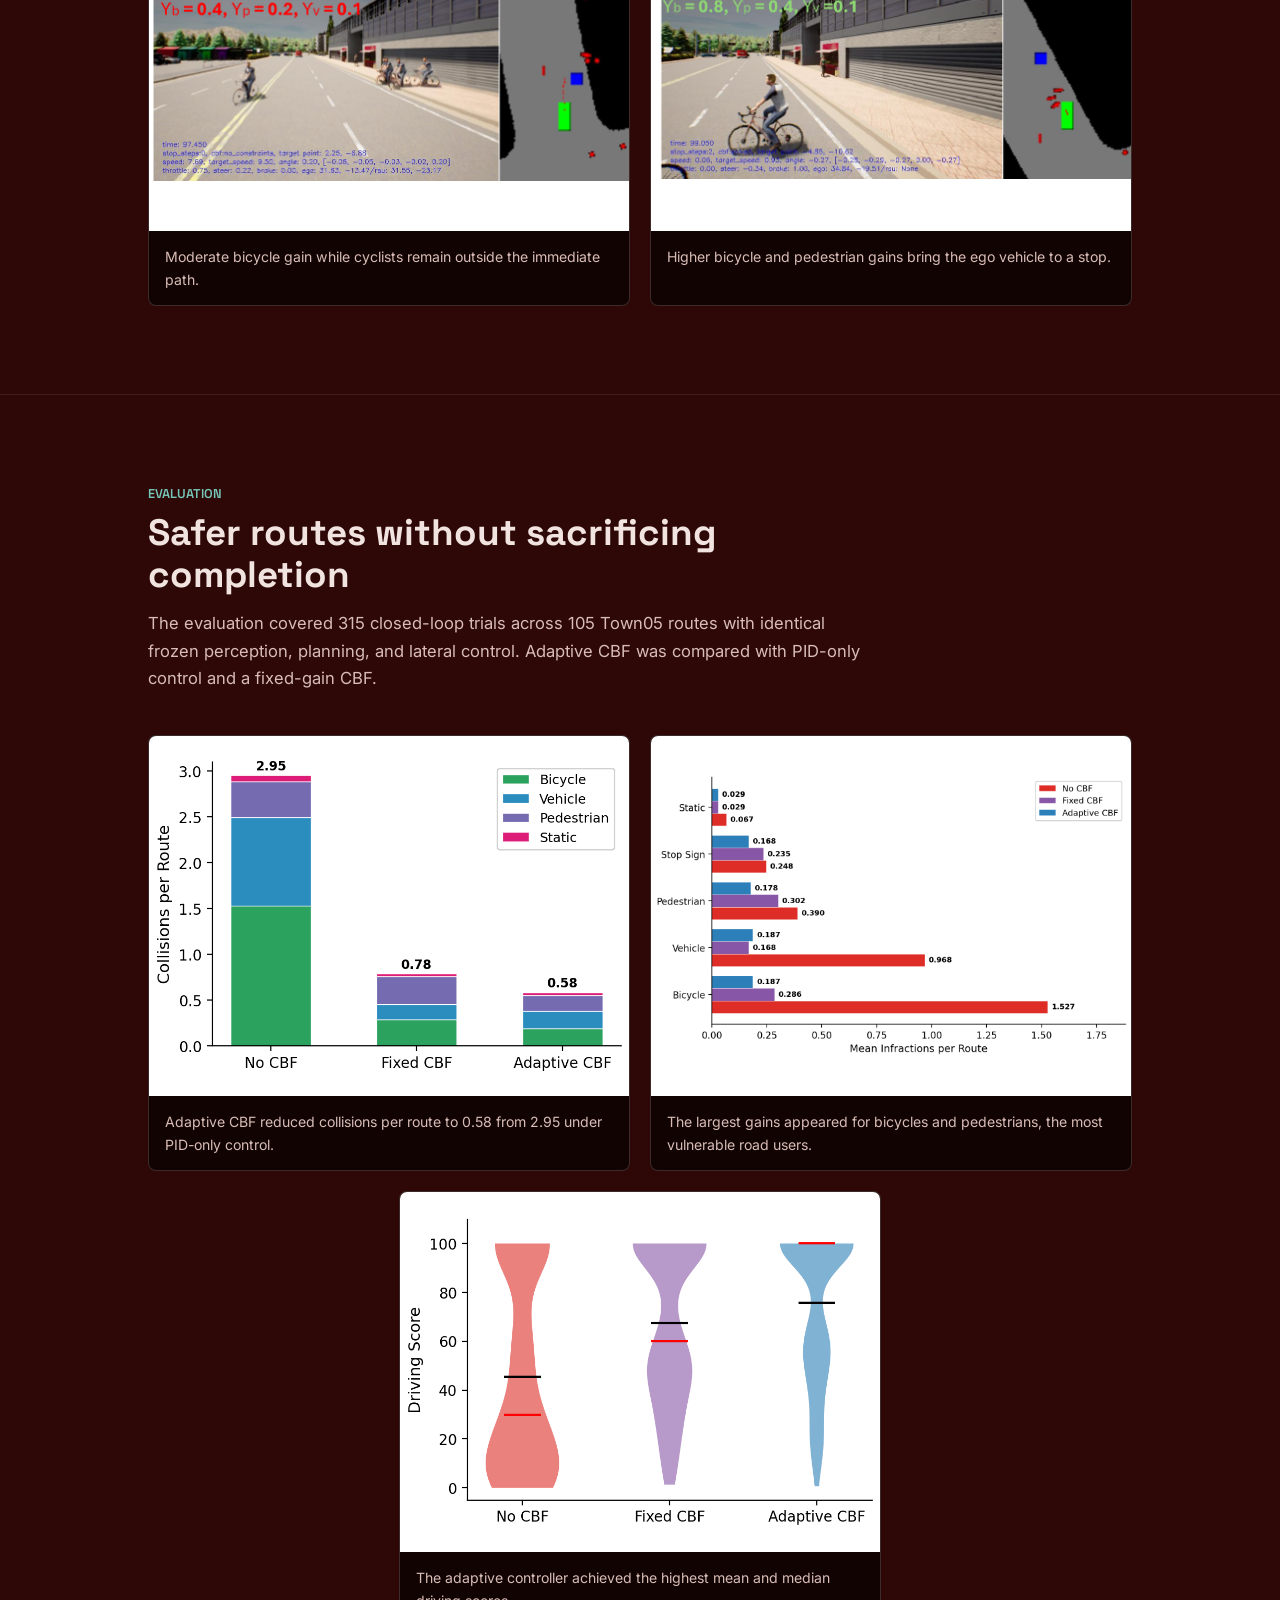
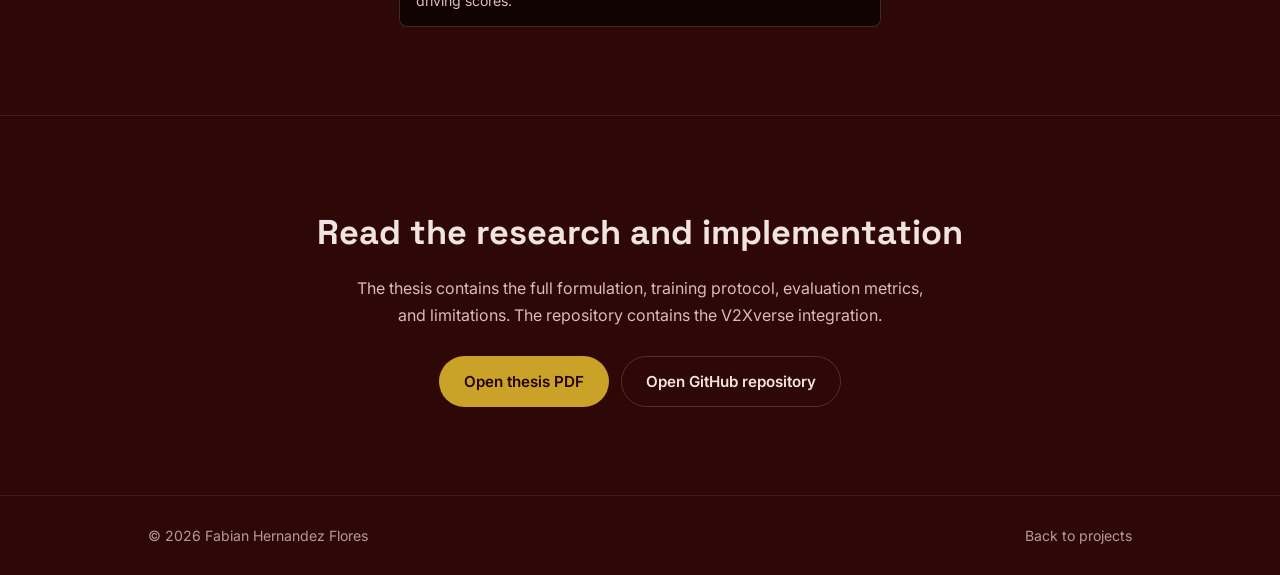
<file: projects/collaborative-driving.html>
<!DOCTYPE html>
<html lang="en">
<head>
  <meta charset="UTF-8" />
  <meta name="viewport" content="width=device-width, initial-scale=1.0" />
  <title>Safe Collaborative Autonomous Driving | Fabian Hernandez Flores</title>
  <meta name="description" content="Master's thesis research on an RL-adaptive Control Barrier Function safety layer for collaborative autonomous driving in V2Xverse and CARLA." />
  <meta property="og:title" content="Learning Adaptive Control for Safe Collaborative Autonomous Driving" />
  <meta property="og:description" content="A drop-in adaptive safety layer that reduced collisions while preserving route completion in CARLA Town05." />
  <meta property="og:type" content="article" />
  <meta property="og:url" content="https://fabianhz.me/projects/collaborative-driving.html" />
  <meta property="og:image" content="https://fabianhz.me/assets/projects/collaborative-driving/cyclist-in-path.png" />
  <link rel="canonical" href="https://fabianhz.me/projects/collaborative-driving.html" />
  <link rel="icon" href="data:image/svg+xml,<svg xmlns='http://www.w3.org/2000/svg' viewBox='0 0 32 32'><rect width='32' height='32' rx='7' fill='%232e0707'/><text x='16' y='22' font-size='18' font-family='monospace' fill='%23c9a227' text-anchor='middle'>F</text></svg>" />
  <link rel="preconnect" href="https://fonts.googleapis.com" />
  <link rel="preconnect" href="https://fonts.gstatic.com" crossorigin />
  <link href="https://fonts.googleapis.com/css2?family=Inter:wght@400;500;600&family=Space+Grotesk:wght@500;600;700&display=swap" rel="stylesheet" />
  <link rel="stylesheet" href="../css/styles.css?v=20260701-1" />
  <link rel="stylesheet" href="../css/project.css?v=20260701-1" />
</head>
<body class="project-page">
  <header class="project-nav">
    <div class="container project-nav__inner">
      <a class="project-nav__back" href="../index.html#projects">&larr; Portfolio</a>
      <a class="btn btn--ghost" href="https://github.com/MARSLab-UTRGV/V2Xverse-ASRL" target="_blank" rel="noopener">View GitHub</a>
    </div>
  </header>

  <main>
    <section class="project-hero project-hero--driving" aria-labelledby="project-title">
      <img class="project-hero__image" src="../assets/projects/collaborative-driving/cyclist-in-path.png" alt="CARLA view showing a cyclist crossing the ego vehicle path as adaptive CBF gains increase" width="975" height="521" />
      <div class="project-hero__shade" aria-hidden="true"></div>
      <div class="container project-hero__content">
        <p class="project-hero__eyebrow">Master's thesis research</p>
        <h1 id="project-title">Learning Adaptive Control for Safe Collaborative Autonomous Driving</h1>
        <p class="project-hero__summary">
          A lightweight safety adapter that learns class-specific Control Barrier Function
          gains for vehicles, pedestrians, and bicycles without retraining the upstream
          collaborative perception or planning stack.
        </p>
        <div class="project-hero__actions">
          <a class="btn btn--primary" href="../assets/projects/collaborative-driving/learning-adaptive-control-thesis.pdf" target="_blank" rel="noopener">Read thesis</a>
          <a class="btn btn--ghost" href="#demo">Watch demo</a>
        </div>
      </div>
    </section>

    <section class="project-section project-section--overview">
      <div class="container project-intro">
        <p class="project-section__label">Research problem</p>
        <h2>Adapt safety intervention to the traffic context</h2>
        <p>
          V2Xverse combines collaborative perception with learned planning, but its nominal
          controller cannot adapt its safety behavior to changing traffic. A fixed CBF gain
          creates one operating point: conservative settings can stall the vehicle, while
          permissive settings may react too late to hazards.
        </p>
        <p>
          This work adds an RL-adaptive CBF between the nominal controller and the actuator.
          A compact policy selects separate barrier gains for vehicles, pedestrians, and
          bicycles; a quadratic program then modifies only longitudinal acceleration while
          keeping steering, perception, and planning unchanged.
        </p>
      </div>
    </section>

    <section class="research-metrics" aria-label="Research results">
      <div class="container research-metrics__grid">
        <div class="research-metric">
          <strong>75.81</strong>
          <span>Driving score, highest of the three evaluated controllers</span>
        </div>
        <div class="research-metric">
          <strong>80.3%</strong>
          <span>Fewer collisions per route than the unfiltered PID baseline</span>
        </div>
        <div class="research-metric">
          <strong>90.8%</strong>
          <span>Route completion while improving safety</span>
        </div>
        <div class="research-metric">
          <strong>59.7%</strong>
          <span>Collision-free route rate</span>
        </div>
      </div>
    </section>

    <section class="project-section">
      <div class="container project-split">
        <div class="project-subsection">
          <p class="project-section__label">Adaptive policy</p>
          <h2>Learn when each road-user class requires stronger intervention</h2>
          <p>
            The actor and critic use two 64-unit Tanh layers. The actor outputs three bounded
            gains from 0.05 to 0.8, one each for vehicles, pedestrians, and bicycles. Training
            uses constrained PPO with a PID-updated Lagrangian multiplier to balance route
            progress against a separate safety-cost budget.
          </p>
          <ul class="feature-list">
            <li>11 observation features and 3 class-specific actions</li>
            <li>Proximity and time-to-collision safety costs</li>
            <li>800,000 to 1 million on-policy environment steps</li>
            <li>Approximately 10,000 trainable policy parameters</li>
          </ul>
        </div>
        <div class="project-subsection">
          <p class="project-section__label">Safety filter</p>
          <h2>Keep the learned policy behind an interpretable control layer</h2>
          <p>
            The policy does not directly control throttle or brake. It schedules barrier gains
            for an online CBF-QP that accounts for actor geometry, closing speed, stopping
            distance, and path relevance. OSQP returns the closest safe longitudinal command,
            with a nominal-control fallback if no relevant actor remains or the solver fails.
          </p>
          <ul class="feature-list">
            <li>Vehicle, pedestrian, bicycle, and static actor handling</li>
            <li>Path-aware gating for adjacent and crossing traffic</li>
            <li>Physical acceleration limits and soft feasibility slack</li>
            <li>5 Hz control decisions in CARLA Town05</li>
          </ul>
        </div>
      </div>
    </section>

    <section class="project-section" id="demo">
      <div class="container">
        <header class="project-section__head">
          <p class="project-section__label">Closed-loop demonstration</p>
          <h2>Adaptive braking around vulnerable road users</h2>
          <p class="project-section__intro">
            The comparison shows the unfiltered controller colliding with an incoming bicycle,
            followed by the adaptive CBF changing gains as traffic risk evolves.
          </p>
        </header>
        <figure class="project-video">
          <video controls preload="metadata" playsinline poster="../assets/projects/collaborative-driving/cyclist-in-path.png">
            <source src="../assets/projects/collaborative-driving/adaptive-cbf-demo.mp4" type="video/mp4" />
            Your browser does not support embedded MP4 video.
          </video>
          <figcaption>PID-only and adaptive-CBF behavior during cyclist and mixed-traffic encounters in CARLA.</figcaption>
        </figure>
        <div class="project-media-grid project-media-grid--spaced">
          <figure class="project-media">
            <a href="../assets/projects/collaborative-driving/cyclist-detected.png" target="_blank" rel="noopener">
              <img src="../assets/projects/collaborative-driving/cyclist-detected.png" alt="Adaptive gains when bicycles are detected ahead of the ego vehicle" width="963" height="522" loading="lazy" />
            </a>
            <figcaption>Moderate bicycle gain while cyclists remain outside the immediate path.</figcaption>
          </figure>
          <figure class="project-media">
            <a href="../assets/projects/collaborative-driving/cyclist-in-path.png" target="_blank" rel="noopener">
              <img src="../assets/projects/collaborative-driving/cyclist-in-path.png" alt="Higher adaptive gains as a cyclist enters the ego vehicle path" width="975" height="521" loading="lazy" />
            </a>
            <figcaption>Higher bicycle and pedestrian gains bring the ego vehicle to a stop.</figcaption>
          </figure>
        </div>
      </div>
    </section>

    <section class="project-section">
      <div class="container">
        <header class="project-section__head">
          <p class="project-section__label">Evaluation</p>
          <h2>Safer routes without sacrificing completion</h2>
          <p class="project-section__intro">
            The evaluation covered 315 closed-loop trials across 105 Town05 routes with
            identical frozen perception, planning, and lateral control. Adaptive CBF was
            compared with PID-only control and a fixed-gain CBF.
          </p>
        </header>
        <div class="project-media-grid project-media-grid--center-last">
          <figure class="project-media">
            <a href="../assets/projects/collaborative-driving/collision-breakdown.png" target="_blank" rel="noopener">
              <img src="../assets/projects/collaborative-driving/collision-breakdown.png" alt="Collisions per route for PID-only, fixed CBF, and adaptive CBF controllers" width="910" height="621" loading="lazy" />
            </a>
            <figcaption>Adaptive CBF reduced collisions per route to 0.58 from 2.95 under PID-only control.</figcaption>
          </figure>
          <figure class="project-media">
            <a href="../assets/projects/collaborative-driving/infractions-per-route.png" target="_blank" rel="noopener">
              <img src="../assets/projects/collaborative-driving/infractions-per-route.png" alt="Mean infractions per route split by actor and controller" width="1438" height="858" loading="lazy" />
            </a>
            <figcaption>The largest gains appeared for bicycles and pedestrians, the most vulnerable road users.</figcaption>
          </figure>
          <figure class="project-media">
            <a href="../assets/projects/collaborative-driving/score-distribution.png" target="_blank" rel="noopener">
              <img src="../assets/projects/collaborative-driving/score-distribution.png" alt="Driving score distributions for the three evaluated controllers" width="919" height="618" loading="lazy" />
            </a>
            <figcaption>The adaptive controller achieved the highest mean and median driving scores.</figcaption>
          </figure>
        </div>
      </div>
    </section>

    <section class="project-cta">
      <div class="container">
        <h2>Read the research and implementation</h2>
        <p>The thesis contains the full formulation, training protocol, evaluation metrics, and limitations. The repository contains the V2Xverse integration.</p>
        <div class="project-cta__actions">
          <a class="btn btn--primary" href="../assets/projects/collaborative-driving/learning-adaptive-control-thesis.pdf" target="_blank" rel="noopener">Open thesis PDF</a>
          <a class="btn btn--ghost" href="https://github.com/MARSLab-UTRGV/V2Xverse-ASRL" target="_blank" rel="noopener">Open GitHub repository</a>
        </div>
      </div>
    </section>
  </main>

  <footer class="footer">
    <div class="container footer__inner">
      <span>&copy; <span id="year"></span> Fabian Hernandez Flores</span>
      <a href="../index.html#projects">Back to projects</a>
    </div>
  </footer>

  <script src="../js/main.js"></script>
</body>
</html>
</file>
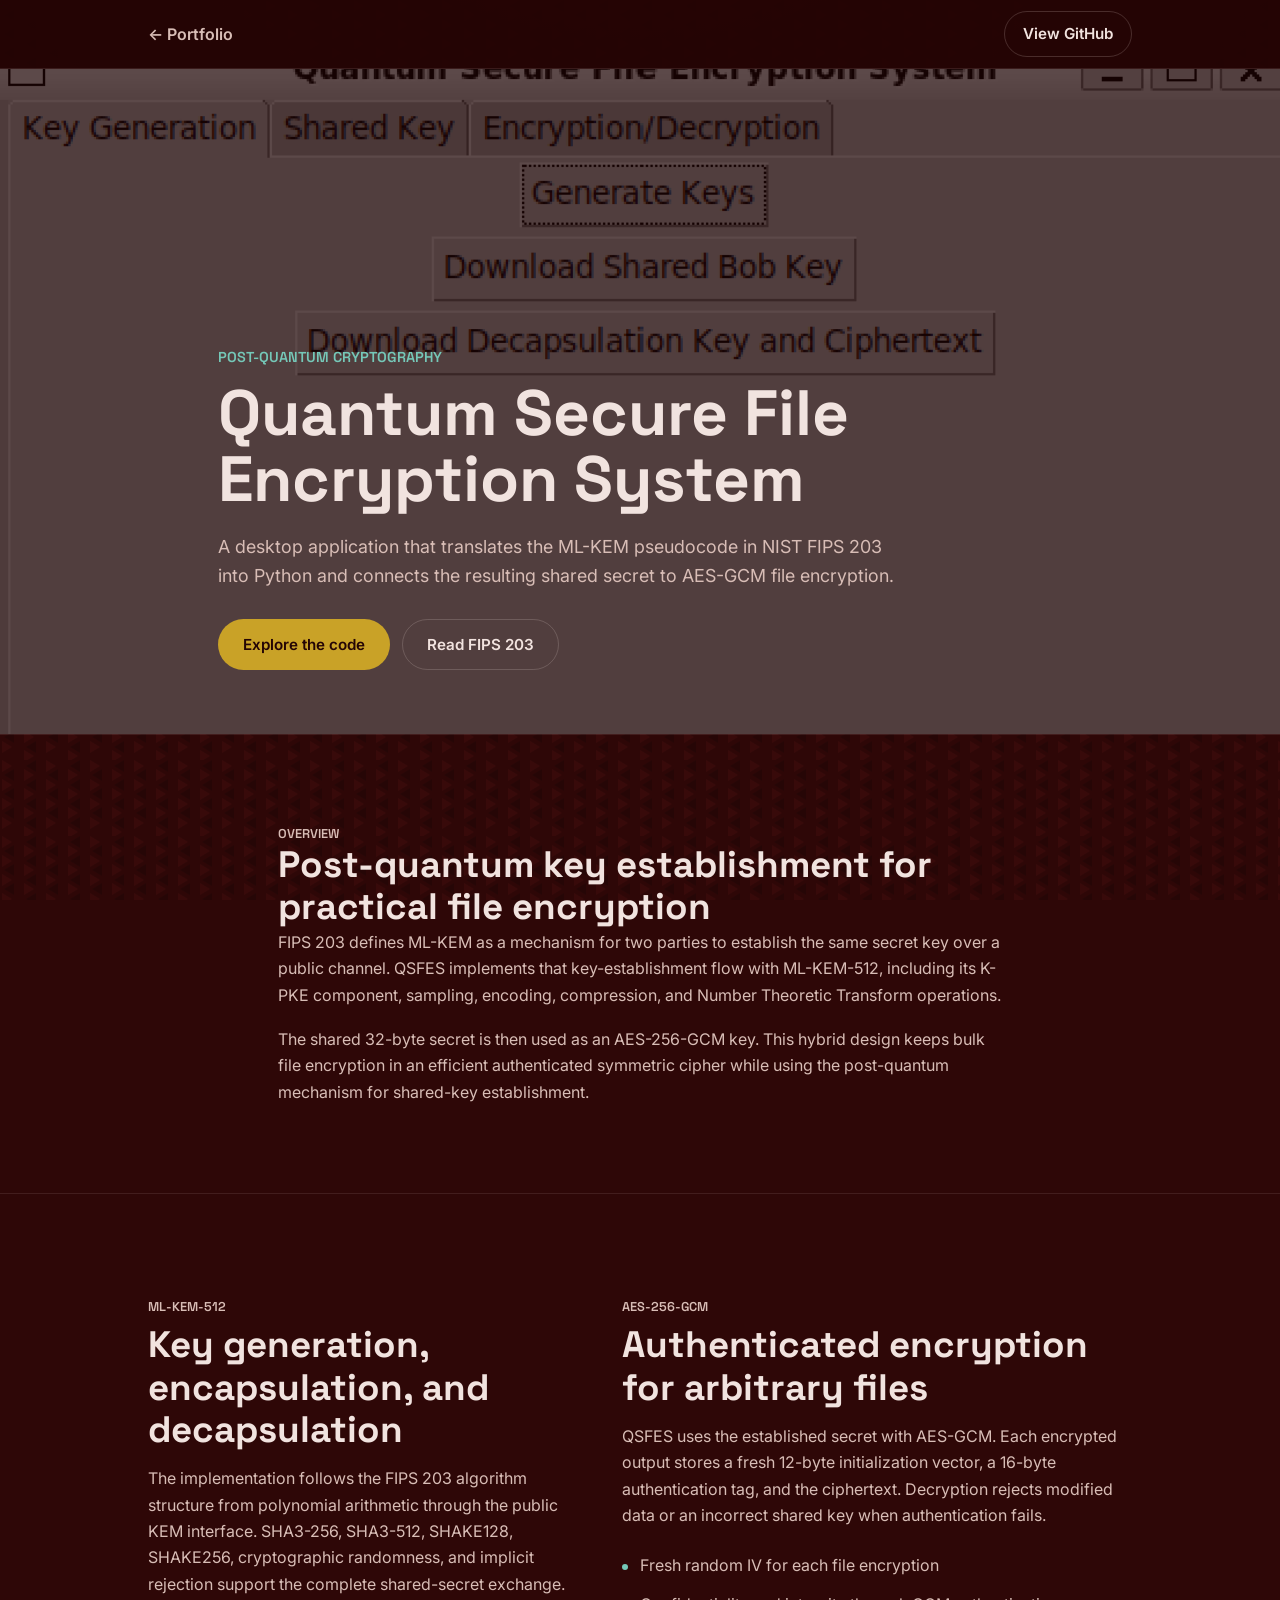
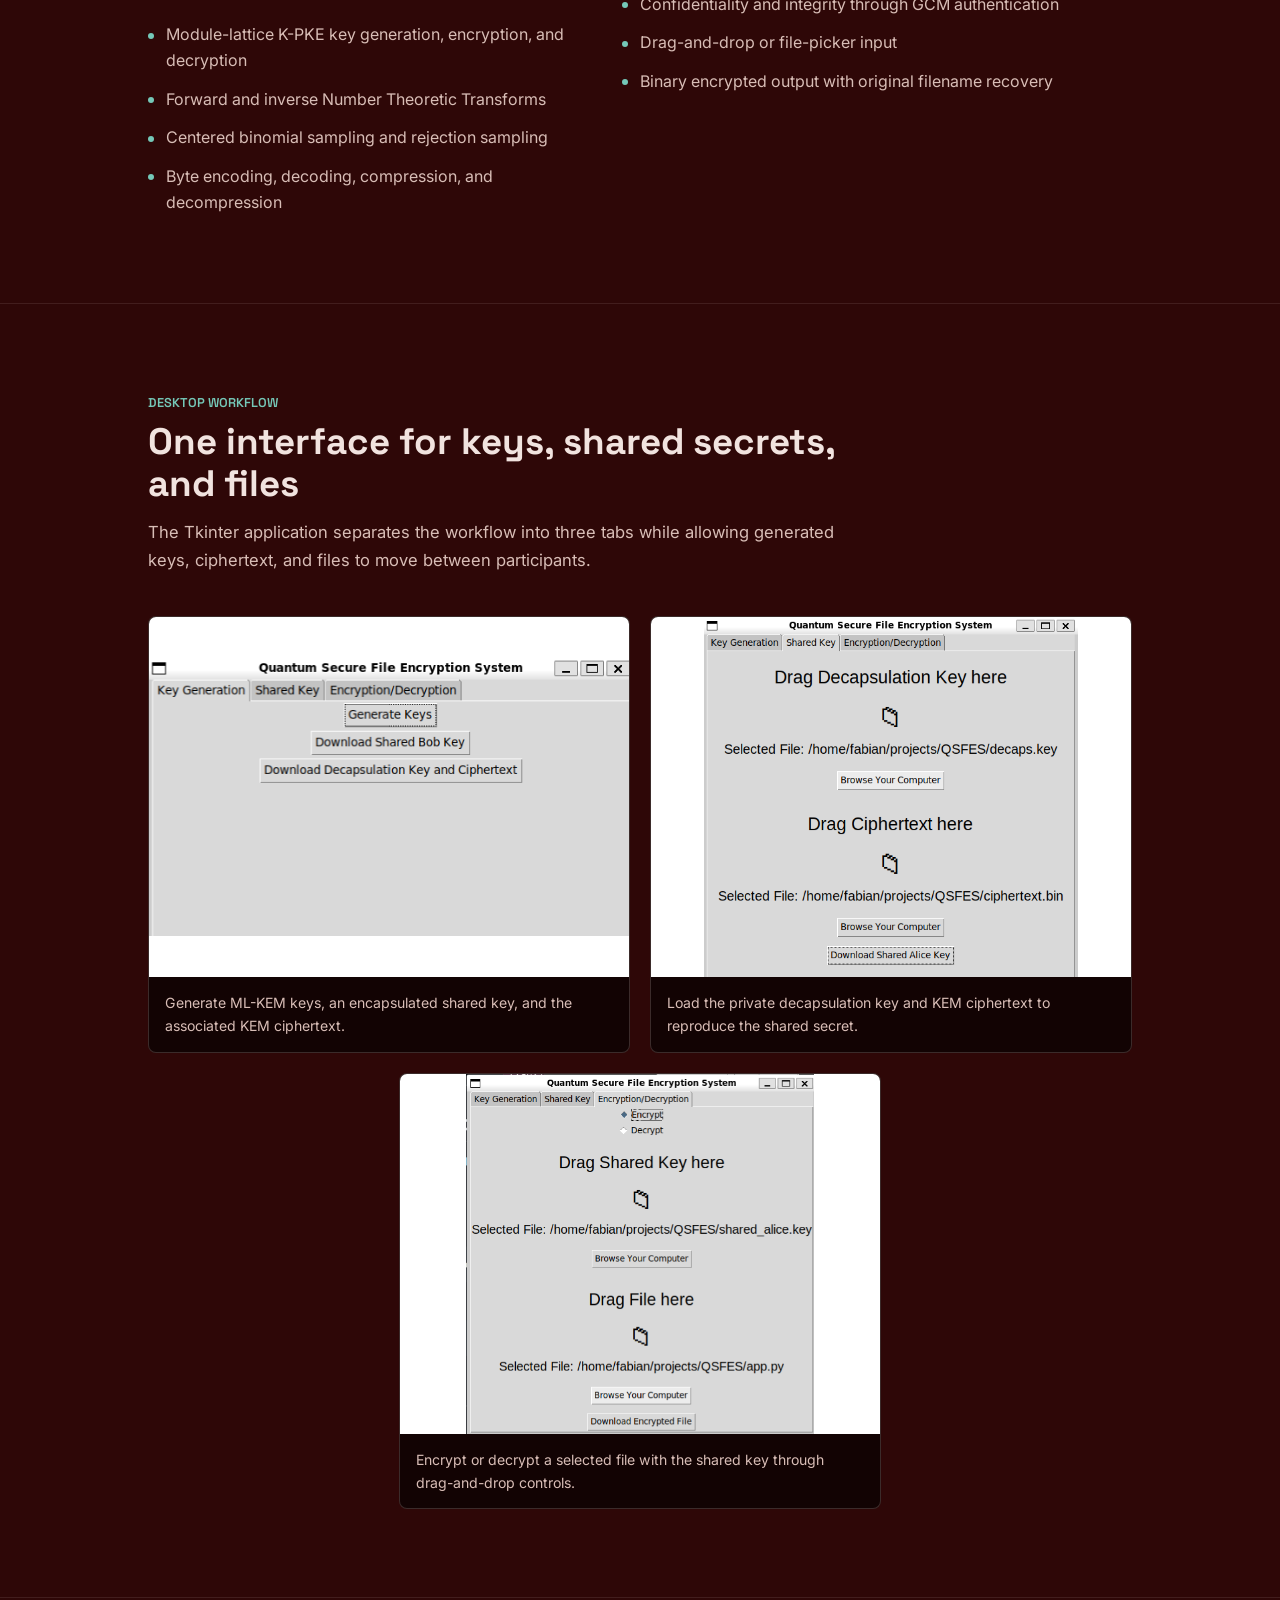
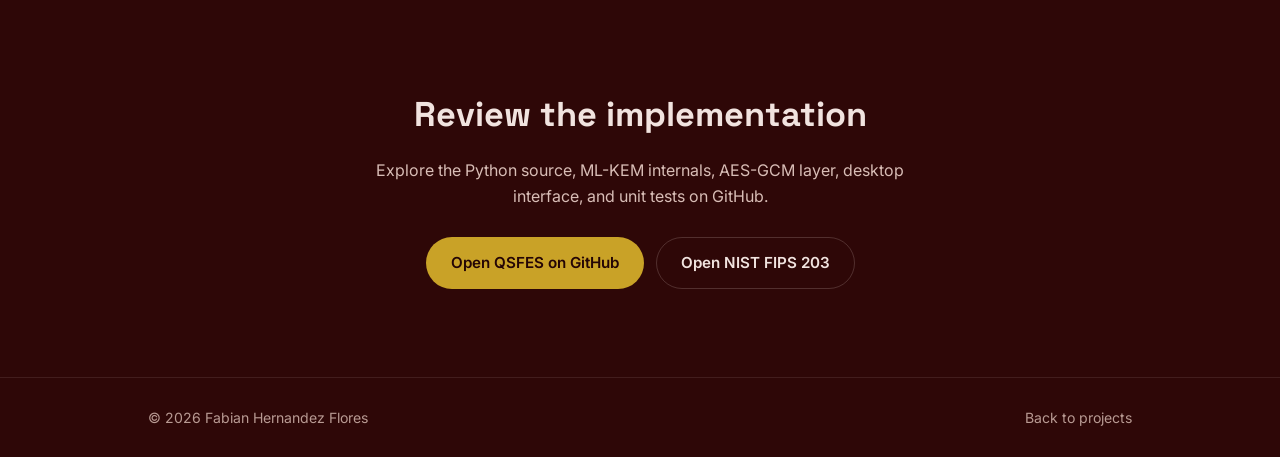
<file: projects/qsfes.html>
<!DOCTYPE html>
<html lang="en">
<head>
  <meta charset="UTF-8" />
  <meta name="viewport" content="width=device-width, initial-scale=1.0" />
  <title>Quantum Secure File Encryption System | Fabian Hernandez Flores</title>
  <meta name="description" content="A Python desktop prototype that combines ML-KEM-512 key establishment with AES-256-GCM authenticated file encryption." />
  <meta property="og:title" content="Quantum Secure File Encryption System" />
  <meta property="og:description" content="A FIPS 203-guided ML-KEM implementation connected to a drag-and-drop authenticated file-encryption workflow." />
  <meta property="og:type" content="article" />
  <meta property="og:url" content="https://fabianhz.me/projects/qsfes.html" />
  <meta property="og:image" content="https://fabianhz.me/assets/projects/qsfes/key_generation.png" />
  <link rel="canonical" href="https://fabianhz.me/projects/qsfes.html" />
  <link rel="icon" href="data:image/svg+xml,<svg xmlns='http://www.w3.org/2000/svg' viewBox='0 0 32 32'><rect width='32' height='32' rx='7' fill='%232e0707'/><text x='16' y='22' font-size='18' font-family='monospace' fill='%23c9a227' text-anchor='middle'>F</text></svg>" />
  <link rel="preconnect" href="https://fonts.googleapis.com" />
  <link rel="preconnect" href="https://fonts.gstatic.com" crossorigin />
  <link href="https://fonts.googleapis.com/css2?family=Inter:wght@400;500;600&family=Space+Grotesk:wght@500;600;700&display=swap" rel="stylesheet" />
  <link rel="stylesheet" href="../css/styles.css?v=20260701-1" />
  <link rel="stylesheet" href="../css/project.css?v=20260701-1" />
</head>
<body class="project-page">
  <header class="project-nav">
    <div class="container project-nav__inner">
      <a class="project-nav__back" href="../index.html#projects">&larr; Portfolio</a>
      <a class="btn btn--ghost" href="https://github.com/fabianhdz/QSFES" target="_blank" rel="noopener">View GitHub</a>
    </div>
  </header>

  <main>
    <section class="project-hero" aria-labelledby="project-title">
      <img class="project-hero__image" src="../assets/projects/qsfes/key_generation.png" alt="Quantum Secure File Encryption System key-generation interface" width="1106" height="642" />
      <div class="project-hero__shade" aria-hidden="true"></div>
      <div class="container project-hero__content">
        <p class="project-hero__eyebrow">Post-quantum cryptography</p>
        <h1 id="project-title">Quantum Secure File Encryption System</h1>
        <p class="project-hero__summary">
          A desktop application that translates the ML-KEM pseudocode in NIST FIPS 203
          into Python and connects the resulting shared secret to AES-GCM file encryption.
        </p>
        <div class="project-hero__actions">
          <a class="btn btn--primary" href="https://github.com/fabianhdz/QSFES" target="_blank" rel="noopener">Explore the code</a>
          <a class="btn btn--ghost" href="https://nvlpubs.nist.gov/nistpubs/fips/nist.fips.203.pdf" target="_blank" rel="noopener">Read FIPS 203</a>
        </div>
      </div>
    </section>

    <section class="project-section">
      <div class="container project-intro">
        <p class="project-section__label">Overview</p>
        <h2>Post-quantum key establishment for practical file encryption</h2>
        <p>
          FIPS 203 defines ML-KEM as a mechanism for two parties to establish the same
          secret key over a public channel. QSFES implements that key-establishment flow
          with ML-KEM-512, including its K-PKE component, sampling, encoding, compression,
          and Number Theoretic Transform operations.
        </p>
        <p>
          The shared 32-byte secret is then used as an AES-256-GCM key. This hybrid design
          keeps bulk file encryption in an efficient authenticated symmetric cipher while
          using the post-quantum mechanism for shared-key establishment.
        </p>
      </div>
    </section>

    <section class="project-section">
      <div class="container project-split">
        <div class="project-subsection">
          <p class="project-section__label">ML-KEM-512</p>
          <h2>Key generation, encapsulation, and decapsulation</h2>
          <p>
            The implementation follows the FIPS 203 algorithm structure from polynomial
            arithmetic through the public KEM interface. SHA3-256, SHA3-512, SHAKE128,
            SHAKE256, cryptographic randomness, and implicit rejection support the complete
            shared-secret exchange.
          </p>
          <ul class="feature-list">
            <li>Module-lattice K-PKE key generation, encryption, and decryption</li>
            <li>Forward and inverse Number Theoretic Transforms</li>
            <li>Centered binomial sampling and rejection sampling</li>
            <li>Byte encoding, decoding, compression, and decompression</li>
          </ul>
        </div>
        <div class="project-subsection">
          <p class="project-section__label">AES-256-GCM</p>
          <h2>Authenticated encryption for arbitrary files</h2>
          <p>
            QSFES uses the established secret with AES-GCM. Each encrypted output stores
            a fresh 12-byte initialization vector, a 16-byte authentication tag, and the
            ciphertext. Decryption rejects modified data or an incorrect shared key when
            authentication fails.
          </p>
          <ul class="feature-list">
            <li>Fresh random IV for each file encryption</li>
            <li>Confidentiality and integrity through GCM authentication</li>
            <li>Drag-and-drop or file-picker input</li>
            <li>Binary encrypted output with original filename recovery</li>
          </ul>
        </div>
      </div>
    </section>

    <section class="project-section">
      <div class="container">
        <header class="project-section__head">
          <p class="project-section__label">Desktop workflow</p>
          <h2>One interface for keys, shared secrets, and files</h2>
          <p class="project-section__intro">
            The Tkinter application separates the workflow into three tabs while allowing
            generated keys, ciphertext, and files to move between participants.
          </p>
        </header>
        <div class="project-media-grid project-media-grid--center-last">
          <figure class="project-media">
            <a href="../assets/projects/qsfes/key_generation.png" target="_blank" rel="noopener">
              <img src="../assets/projects/qsfes/key_generation.png" alt="QSFES key-generation tab" width="1106" height="642" loading="lazy" />
            </a>
            <figcaption>Generate ML-KEM keys, an encapsulated shared key, and the associated KEM ciphertext.</figcaption>
          </figure>
          <figure class="project-media">
            <a href="../assets/projects/qsfes/shared_key.png" target="_blank" rel="noopener">
              <img src="../assets/projects/qsfes/shared_key.png" alt="QSFES shared-key decapsulation tab" width="1118" height="1074" loading="lazy" />
            </a>
            <figcaption>Load the private decapsulation key and KEM ciphertext to reproduce the shared secret.</figcaption>
          </figure>
          <figure class="project-media">
            <a href="../assets/projects/qsfes/encrypt_decrypt.png" target="_blank" rel="noopener">
              <img src="../assets/projects/qsfes/encrypt_decrypt.png" alt="QSFES AES-GCM file encryption and decryption tab" width="1118" height="1154" loading="lazy" />
            </a>
            <figcaption>Encrypt or decrypt a selected file with the shared key through drag-and-drop controls.</figcaption>
          </figure>
        </div>
      </div>
    </section>

    <section class="project-cta">
      <div class="container">
        <h2>Review the implementation</h2>
        <p>Explore the Python source, ML-KEM internals, AES-GCM layer, desktop interface, and unit tests on GitHub.</p>
        <div class="project-cta__actions">
          <a class="btn btn--primary" href="https://github.com/fabianhdz/QSFES" target="_blank" rel="noopener">Open QSFES on GitHub</a>
          <a class="btn btn--ghost" href="https://nvlpubs.nist.gov/nistpubs/fips/nist.fips.203.pdf" target="_blank" rel="noopener">Open NIST FIPS 203</a>
        </div>
      </div>
    </section>
  </main>

  <footer class="footer">
    <div class="container footer__inner">
      <span>&copy; <span id="year"></span> Fabian Hernandez Flores</span>
      <a href="../index.html#projects">Back to projects</a>
    </div>
  </footer>

  <script src="../js/main.js"></script>
</body>
</html>
</file>
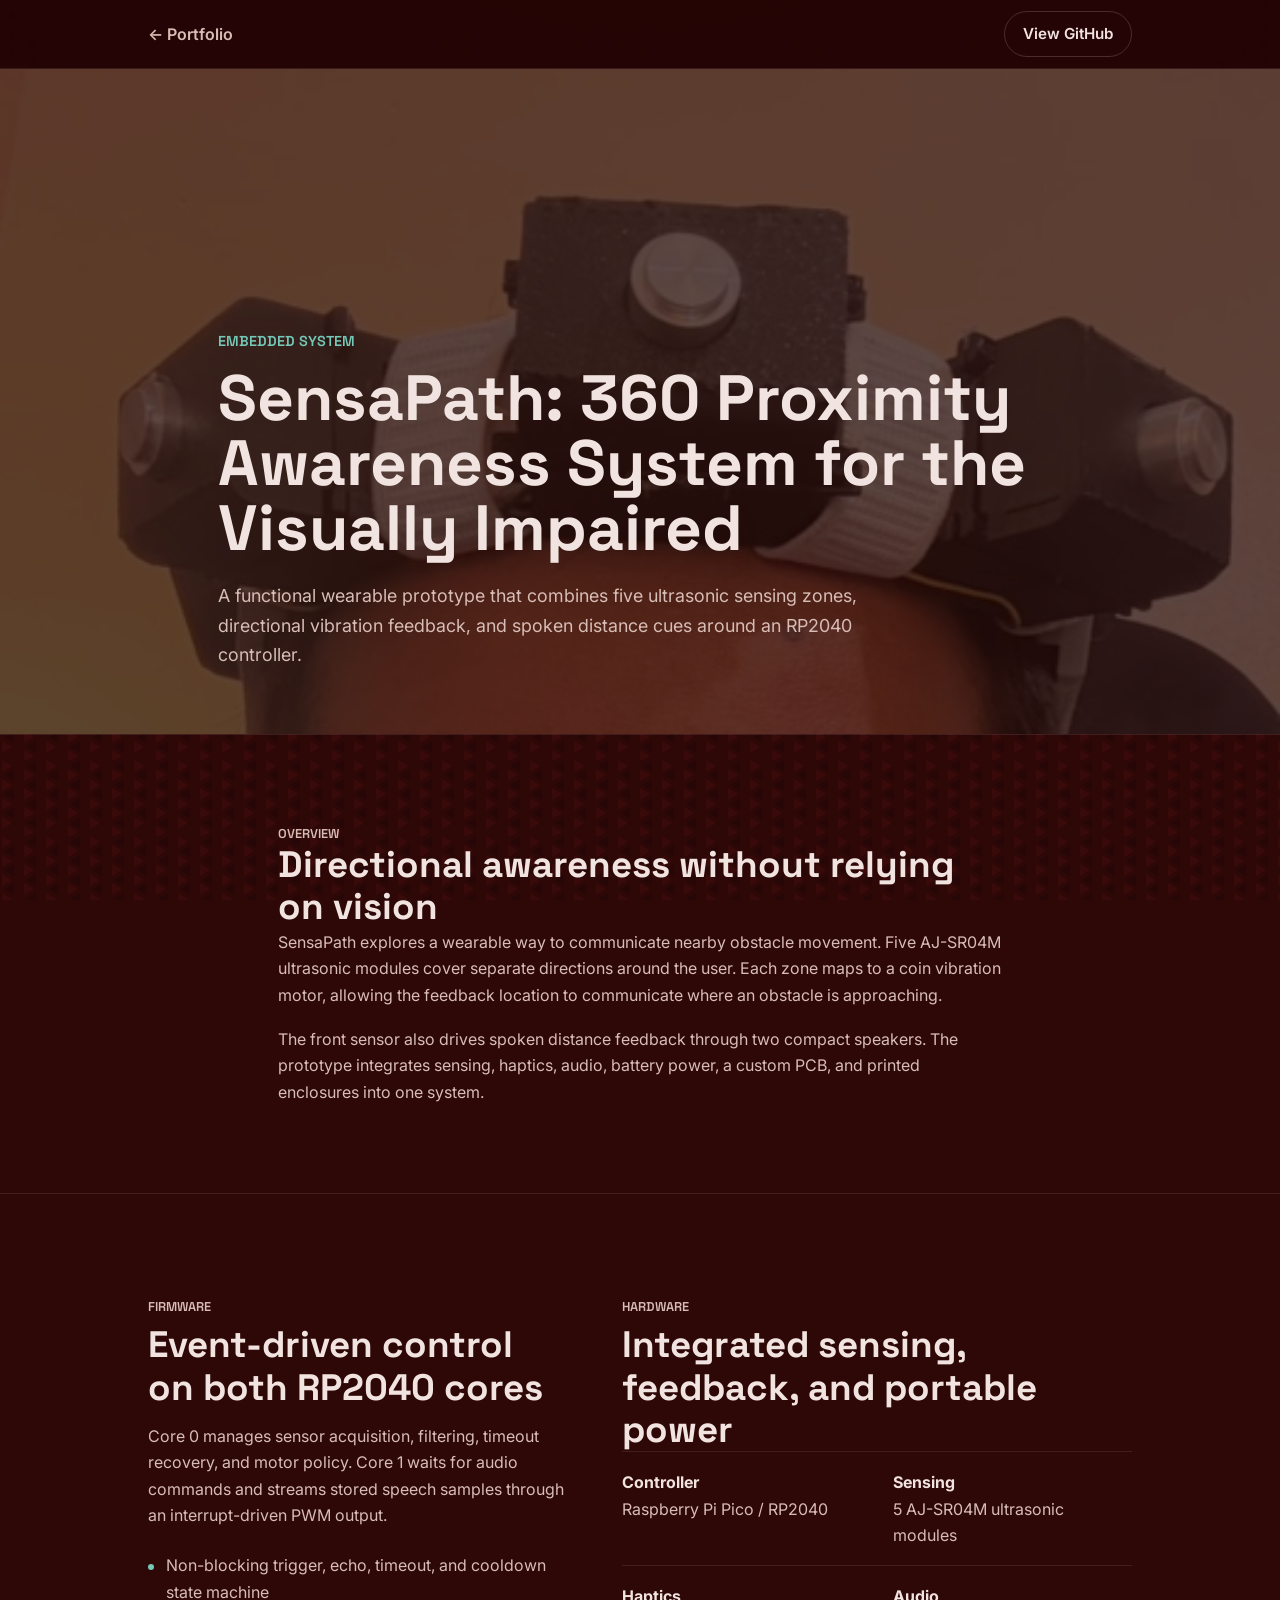
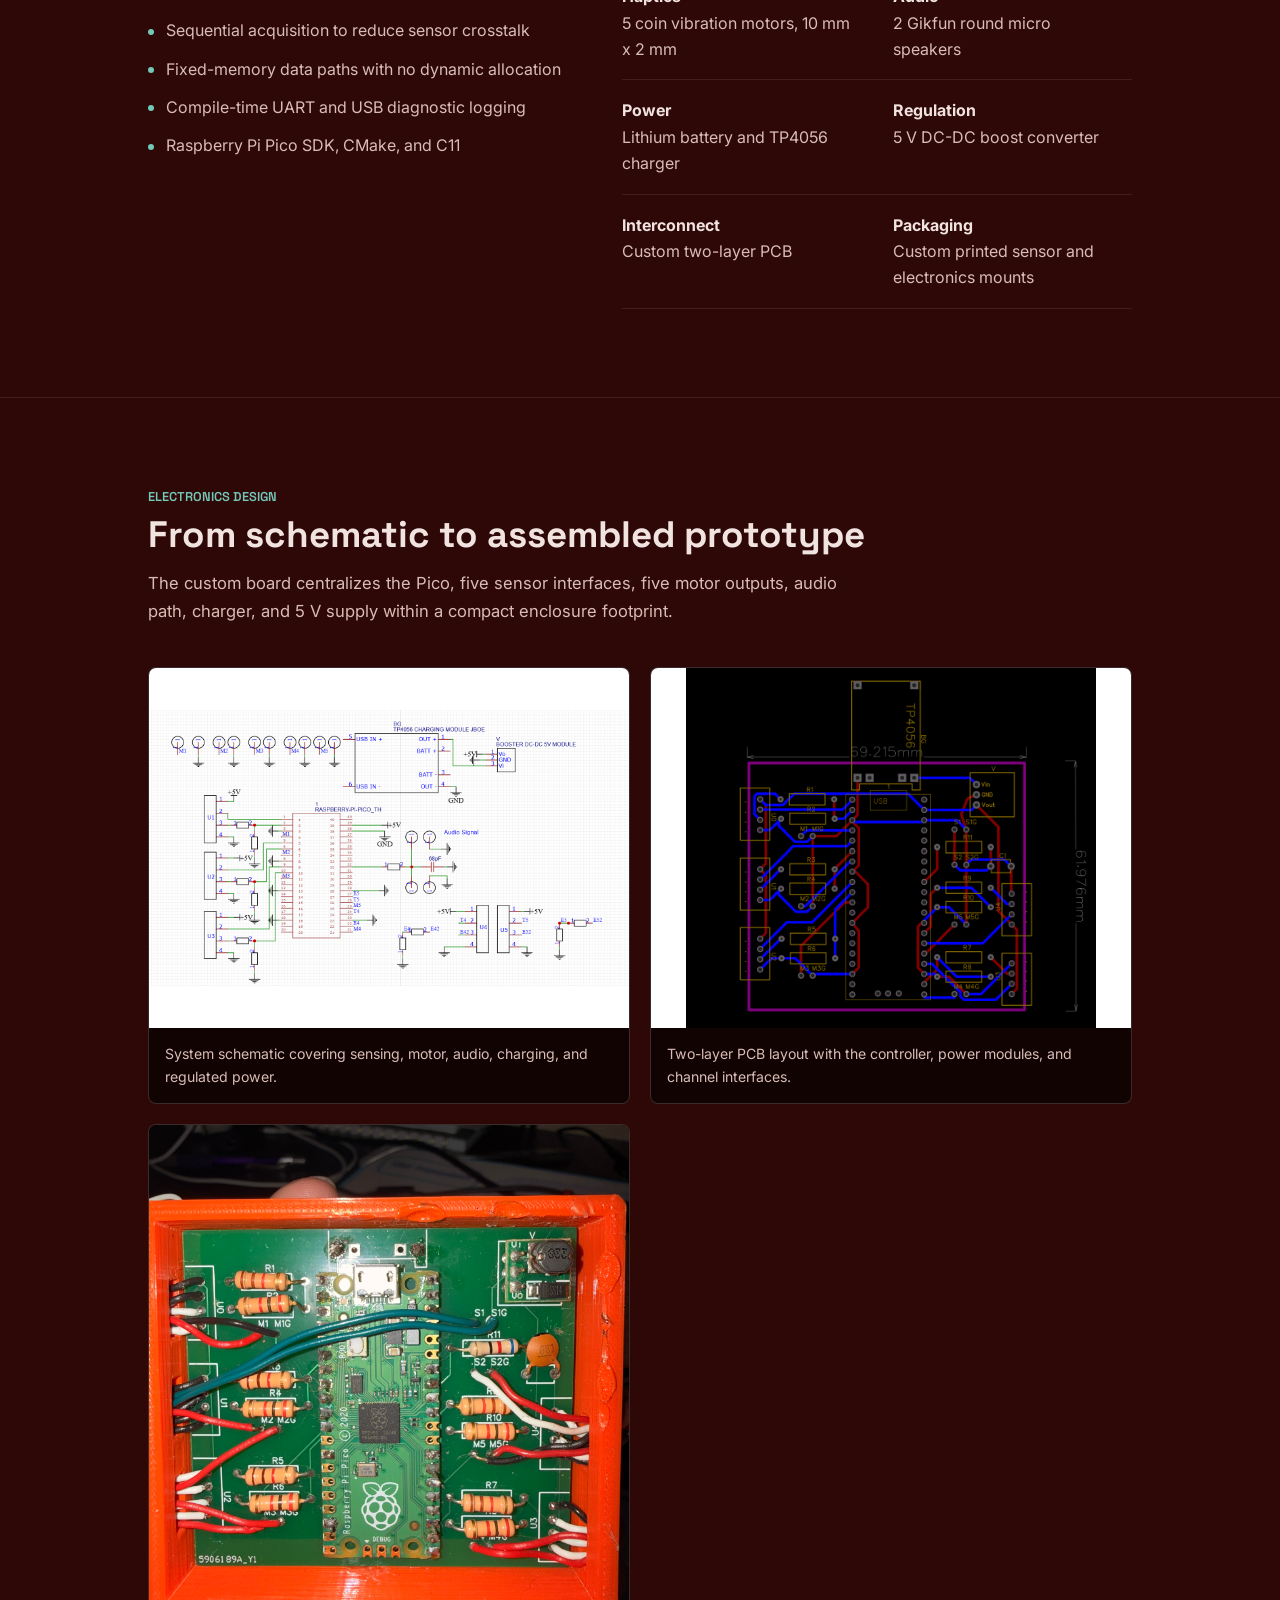
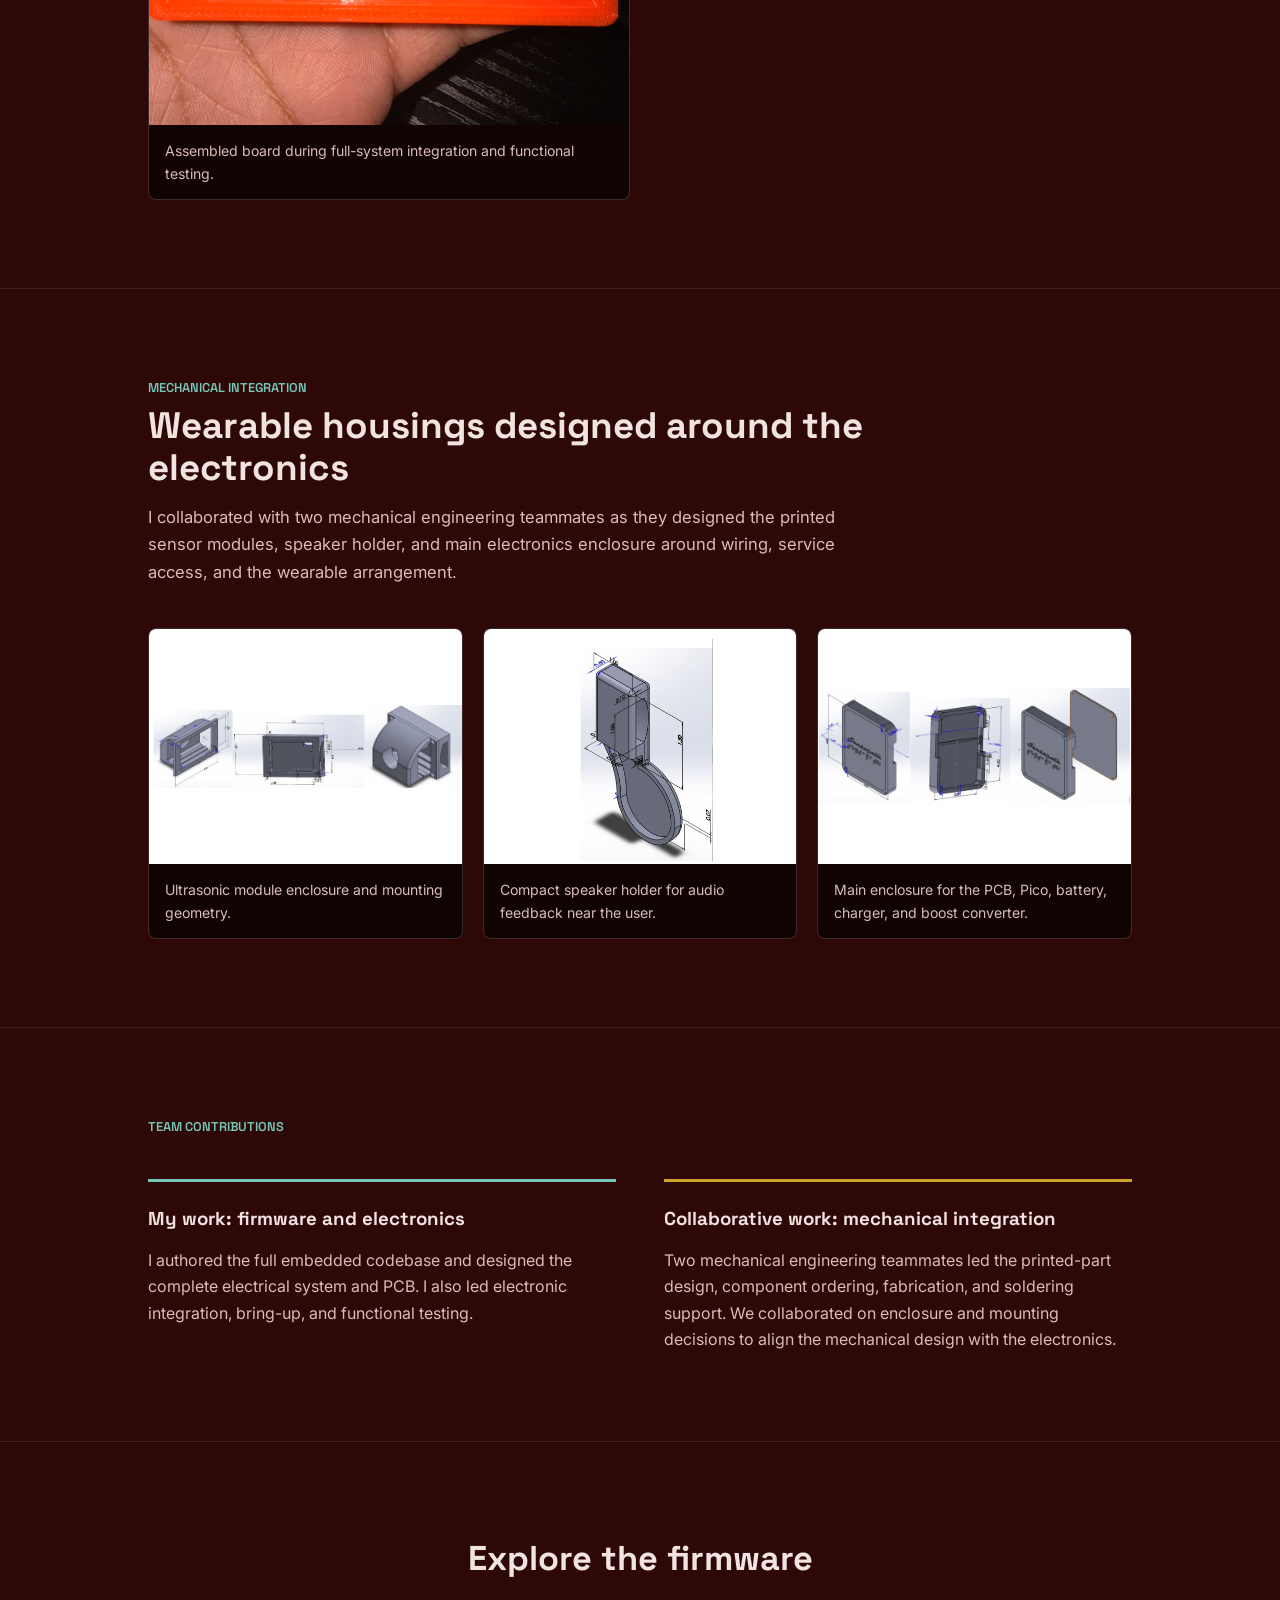
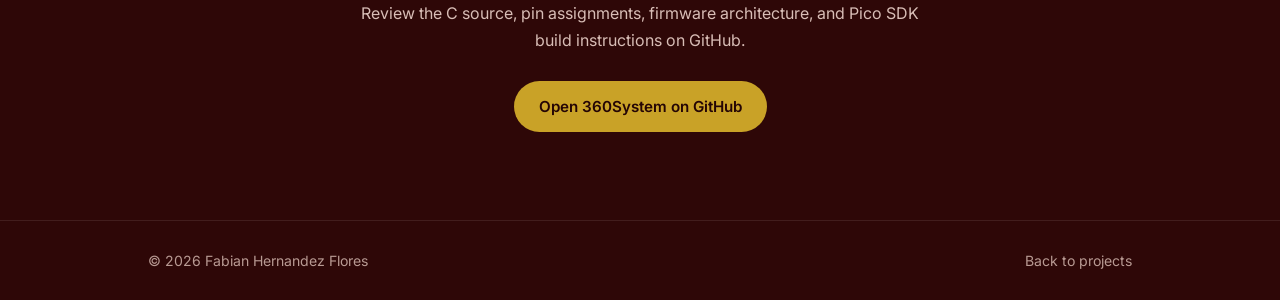
<file: projects/sensapath.html>
<!DOCTYPE html>
<html lang="en">
<head>
  <meta charset="UTF-8" />
  <meta name="viewport" content="width=device-width, initial-scale=1.0" />
  <title>SensaPath | Fabian Hernandez Flores</title>
  <meta name="description" content="SensaPath is an RP2040-based 360 proximity awareness system with ultrasonic sensing, directional haptics, and spoken distance feedback." />
  <meta property="og:title" content="SensaPath: 360 Proximity Awareness System" />
  <meta property="og:description" content="A wearable embedded system designed to improve nearby obstacle awareness for people with visual impairments." />
  <meta property="og:type" content="article" />
  <meta property="og:url" content="https://fabianhz.me/projects/sensapath.html" />
  <meta property="og:image" content="https://fabianhz.me/assets/projects/sensapath/wearable-prototype.jpg" />
  <link rel="canonical" href="https://fabianhz.me/projects/sensapath.html" />
  <link rel="icon" href="data:image/svg+xml,<svg xmlns='http://www.w3.org/2000/svg' viewBox='0 0 32 32'><rect width='32' height='32' rx='7' fill='%232e0707'/><text x='16' y='22' font-size='18' font-family='monospace' fill='%23c9a227' text-anchor='middle'>F</text></svg>" />
  <link rel="preconnect" href="https://fonts.googleapis.com" />
  <link rel="preconnect" href="https://fonts.gstatic.com" crossorigin />
  <link href="https://fonts.googleapis.com/css2?family=Inter:wght@400;500;600&family=Space+Grotesk:wght@500;600;700&display=swap" rel="stylesheet" />
  <link rel="stylesheet" href="../css/styles.css?v=20260701-1" />
  <link rel="stylesheet" href="../css/project.css?v=20260701-1" />
</head>
<body class="project-page">
  <header class="project-nav">
    <div class="container project-nav__inner">
      <a class="project-nav__back" href="../index.html#projects">&larr; Portfolio</a>
      <a class="btn btn--ghost" href="https://github.com/fabianhdz/360System" target="_blank" rel="noopener">View GitHub</a>
    </div>
  </header>

  <main>
    <section class="project-hero" aria-labelledby="project-title">
      <img class="project-hero__image" src="../assets/projects/sensapath/wearable-prototype.jpg" alt="SensaPath ultrasonic sensor modules arranged around a wearable headpiece" width="524" height="328" />
      <div class="project-hero__shade" aria-hidden="true"></div>
      <div class="container project-hero__content">
        <p class="project-hero__eyebrow">Embedded system</p>
        <h1 id="project-title">SensaPath: 360 Proximity Awareness System for the Visually Impaired</h1>
        <p class="project-hero__summary">
          A functional wearable prototype that combines five ultrasonic sensing zones,
          directional vibration feedback, and spoken distance cues around an RP2040 controller.
        </p>
      </div>
    </section>

    <section class="project-section">
      <div class="container project-intro">
        <p class="project-section__label">Overview</p>
        <h2>Directional awareness without relying on vision</h2>
        <p>
          SensaPath explores a wearable way to communicate nearby obstacle movement.
          Five AJ-SR04M ultrasonic modules cover separate directions around the user.
          Each zone maps to a coin vibration motor, allowing the feedback location to
          communicate where an obstacle is approaching.
        </p>
        <p>
          The front sensor also drives spoken distance feedback through two compact
          speakers. The prototype integrates sensing, haptics, audio, battery power,
          a custom PCB, and printed enclosures into one system.
        </p>
      </div>
    </section>

    <section class="project-section">
      <div class="container project-split">
        <div class="project-subsection">
          <p class="project-section__label">Firmware</p>
          <h2>Event-driven control on both RP2040 cores</h2>
          <p>
            Core 0 manages sensor acquisition, filtering, timeout recovery, and motor policy.
            Core 1 waits for audio commands and streams stored speech samples through an
            interrupt-driven PWM output.
          </p>
          <ul class="feature-list">
            <li>Non-blocking trigger, echo, timeout, and cooldown state machine</li>
            <li>Sequential acquisition to reduce sensor crosstalk</li>
            <li>Fixed-memory data paths with no dynamic allocation</li>
            <li>Compile-time UART and USB diagnostic logging</li>
            <li>Raspberry Pi Pico SDK, CMake, and C11</li>
          </ul>
        </div>
        <div class="project-subsection">
          <p class="project-section__label">Hardware</p>
          <h2>Integrated sensing, feedback, and portable power</h2>
          <ul class="parts-list">
            <li><strong>Controller</strong>Raspberry Pi Pico / RP2040</li>
            <li><strong>Sensing</strong>5 AJ-SR04M ultrasonic modules</li>
            <li><strong>Haptics</strong>5 coin vibration motors, 10 mm x 2 mm</li>
            <li><strong>Audio</strong>2 Gikfun round micro speakers</li>
            <li><strong>Power</strong>Lithium battery and TP4056 charger</li>
            <li><strong>Regulation</strong>5 V DC-DC boost converter</li>
            <li><strong>Interconnect</strong>Custom two-layer PCB</li>
            <li><strong>Packaging</strong>Custom printed sensor and electronics mounts</li>
          </ul>
        </div>
      </div>
    </section>

    <section class="project-section">
      <div class="container">
        <header class="project-section__head">
          <p class="project-section__label">Electronics design</p>
          <h2>From schematic to assembled prototype</h2>
          <p class="project-section__intro">
            The custom board centralizes the Pico, five sensor interfaces, five motor outputs,
            audio path, charger, and 5 V supply within a compact enclosure footprint.
          </p>
        </header>
        <div class="project-media-grid">
          <figure class="project-media">
            <a href="../assets/projects/sensapath/system-schematic.png" target="_blank" rel="noopener">
              <img src="../assets/projects/sensapath/system-schematic.png" alt="Complete SensaPath electronics schematic" width="1420" height="816" loading="lazy" />
            </a>
            <figcaption>System schematic covering sensing, motor, audio, charging, and regulated power.</figcaption>
          </figure>
          <figure class="project-media">
            <a href="../assets/projects/sensapath/pcb-layout.png" target="_blank" rel="noopener">
              <img src="../assets/projects/sensapath/pcb-layout.png" alt="Two-layer SensaPath PCB layout" width="1004" height="880" loading="lazy" />
            </a>
            <figcaption>Two-layer PCB layout with the controller, power modules, and channel interfaces.</figcaption>
          </figure>
          <figure class="project-media project-media--portrait">
            <a href="../assets/projects/sensapath/assembled-pcb.jpg" target="_blank" rel="noopener">
              <img src="../assets/projects/sensapath/assembled-pcb.jpg" alt="Assembled SensaPath PCB with Raspberry Pi Pico and power modules" width="1536" height="2048" loading="lazy" />
            </a>
            <figcaption>Assembled board during full-system integration and functional testing.</figcaption>
          </figure>
        </div>
      </div>
    </section>

    <section class="project-section">
      <div class="container">
        <header class="project-section__head">
          <p class="project-section__label">Mechanical integration</p>
          <h2>Wearable housings designed around the electronics</h2>
          <p class="project-section__intro">
            I collaborated with two mechanical engineering teammates as they designed the
            printed sensor modules, speaker holder, and main electronics enclosure around
            wiring, service access, and the wearable arrangement.
          </p>
        </header>
        <div class="project-media-grid project-media-grid--three">
          <figure class="project-media">
            <a href="../assets/projects/sensapath/sensor-enclosure-cad.png" target="_blank" rel="noopener">
              <img src="../assets/projects/sensapath/sensor-enclosure-cad.png" alt="CAD views of a SensaPath ultrasonic sensor enclosure" width="1542" height="412" loading="lazy" />
            </a>
            <figcaption>Ultrasonic module enclosure and mounting geometry.</figcaption>
          </figure>
          <figure class="project-media">
            <a href="../assets/projects/sensapath/speaker-holder-cad.png" target="_blank" rel="noopener">
              <img src="../assets/projects/sensapath/speaker-holder-cad.png" alt="CAD model of the SensaPath speaker holder" width="280" height="450" loading="lazy" />
            </a>
            <figcaption>Compact speaker holder for audio feedback near the user.</figcaption>
          </figure>
          <figure class="project-media">
            <a href="../assets/projects/sensapath/electronics-enclosure-cad.png" target="_blank" rel="noopener">
              <img src="../assets/projects/sensapath/electronics-enclosure-cad.png" alt="CAD views of the SensaPath battery and controller enclosure" width="1516" height="564" loading="lazy" />
            </a>
            <figcaption>Main enclosure for the PCB, Pico, battery, charger, and boost converter.</figcaption>
          </figure>
        </div>
      </div>
    </section>

    <section class="project-section">
      <div class="container">
        <header class="project-section__head">
          <p class="project-section__label">Team contributions</p>
        </header>
        <div class="contribution-grid">
          <section>
            <h3>My work: firmware and electronics</h3>
            <p>
              I authored the full embedded codebase and designed the complete electrical
              system and PCB. I also led electronic integration, bring-up, and functional testing.
            </p>
          </section>
          <section>
            <h3>Collaborative work: mechanical integration</h3>
            <p>
              Two mechanical engineering teammates led the printed-part design, component
              ordering, fabrication, and soldering support. We collaborated on enclosure and
              mounting decisions to align the mechanical design with the electronics.
            </p>
          </section>
        </div>
      </div>
    </section>

    <section class="project-cta">
      <div class="container">
        <h2>Explore the firmware</h2>
        <p>Review the C source, pin assignments, firmware architecture, and Pico SDK build instructions on GitHub.</p>
        <a class="btn btn--primary" href="https://github.com/fabianhdz/360System" target="_blank" rel="noopener">Open 360System on GitHub</a>
      </div>
    </section>
  </main>

  <footer class="footer">
    <div class="container footer__inner">
      <span>&copy; <span id="year"></span> Fabian Hernandez Flores</span>
      <a href="../index.html#projects">Back to projects</a>
    </div>
  </footer>

  <script src="../js/main.js"></script>
</body>
</html>
</file>
<file: css/styles.css>
/* ============================================================
   Fabian Hernandez Flores — Portfolio
   Palette: dark maroon base + subtle triangle texture + gold accent
   ============================================================ */

:root {
  /* Maroon base */
  --maroon-900: #240505;
  --maroon-800: #2e0707;
  --maroon-700: #3a0a0a;
  --maroon-600: #4a1010;
  --maroon-500: #5c1717;

  /* Text */
  --cream:       #f1e3df;
  --cream-dim:   #d8bdb6;
  --rose-gray:   #b89a93;

  /* Accent */
  --gold:        #c9a227;
  --gold-soft:   #e0c463;

  /* UI */
  --line:        rgba(241, 227, 223, 0.10);
  --line-strong: rgba(241, 227, 223, 0.18);
  --card-bg:     rgba(60, 14, 14, 0.45);
  --card-bg-hi:  rgba(80, 20, 20, 0.6);

  --radius:      16px;
  --radius-sm:   10px;
  --maxw:        1080px;

  --font-display: "Space Grotesk", "Segoe UI", system-ui, sans-serif;
  --font-body:    "Inter", system-ui, -apple-system, "Segoe UI", sans-serif;
}

/* ---------- Reset ---------- */
*, *::before, *::after { box-sizing: border-box; }
* { margin: 0; }

html {
  scroll-behavior: smooth;
  -webkit-text-size-adjust: 100%;
}

@media (prefers-reduced-motion: reduce) {
  html { scroll-behavior: auto; }
}

body {
  font-family: var(--font-body);
  color: var(--cream);
  line-height: 1.65;
  background-color: var(--maroon-800);
  /* Triangle texture (recolored from reference) + soft vertical depth */
  background-image:
    radial-gradient(1200px 600px at 50% -10%, rgba(120, 30, 30, 0.45), transparent 70%),
    url("data:image/svg+xml,%3Csvg xmlns='http://www.w3.org/2000/svg' width='44' height='76' viewBox='0 0 44 76'%3E%3Crect width='44' height='76' fill='%232e0707'/%3E%3Cg fill='%23380a0a'%3E%3Cpath d='M0 0 L10 6 L0 12 Z'/%3E%3Cpath d='M0 19 L10 25 L0 31 Z'/%3E%3Cpath d='M0 38 L10 44 L0 50 Z'/%3E%3Cpath d='M0 57 L10 63 L0 69 Z'/%3E%3Cpath d='M22 9 L32 15 L22 21 Z'/%3E%3Cpath d='M22 28 L32 34 L22 40 Z'/%3E%3Cpath d='M22 47 L32 53 L22 59 Z'/%3E%3Cpath d='M22 66 L32 72 L22 78 Z'/%3E%3C/g%3E%3Cg fill='%23260606'%3E%3Cpath d='M12 9 L2 15 L12 21 Z'/%3E%3Cpath d='M12 28 L2 34 L12 40 Z'/%3E%3Cpath d='M12 47 L2 53 L12 59 Z'/%3E%3Cpath d='M34 0 L24 6 L34 12 Z'/%3E%3Cpath d='M34 19 L24 25 L34 31 Z'/%3E%3Cpath d='M34 38 L24 44 L34 50 Z'/%3E%3Cpath d='M34 57 L24 63 L34 69 Z'/%3E%3C/g%3E%3C/svg%3E");
  background-attachment: fixed;
  background-position: center top;
  overflow-x: hidden;
}

img, svg { display: block; max-width: 100%; }
a { color: inherit; text-decoration: none; }
ul { list-style: none; padding: 0; }

::selection { background: var(--gold); color: var(--maroon-900); }

/* Focus visibility for keyboard users */
:focus-visible {
  outline: 2px solid var(--gold-soft);
  outline-offset: 3px;
  border-radius: 4px;
}

/* ---------- Layout helpers ---------- */
.container {
  width: 100%;
  max-width: var(--maxw);
  margin-inline: auto;
  padding-inline: clamp(20px, 5vw, 48px);
}

.section {
  padding-block: clamp(72px, 12vh, 130px);
  position: relative;
}

.section + .section { border-top: 1px solid var(--line); }

/* ============================================================
   Section headings
   ============================================================ */
.section__head { margin-bottom: clamp(32px, 5vw, 56px); max-width: 60ch; }
.section__head--center { margin-inline: auto; text-align: center; }

.section__index {
  font-family: var(--font-display);
  font-size: 0.8rem;
  letter-spacing: 0.3em;
  color: var(--gold);
  opacity: 0.85;
}

.section__title {
  font-family: var(--font-display);
  font-weight: 700;
  font-size: clamp(1.9rem, 4.5vw, 2.8rem);
  line-height: 1.1;
  margin-top: 6px;
  letter-spacing: -0.02em;
}

.section__sub {
  margin-top: 12px;
  color: var(--rose-gray);
  font-size: 1.02rem;
}

/* ============================================================
   Hero / About
   ============================================================ */
.section--hero {
  min-height: 100vh;
  display: flex;
  align-items: center;
  padding-top: 120px;
}

.hero { max-width: 760px; }

.hero__avatar {
  width: clamp(120px, 18vw, 168px);
  height: clamp(120px, 18vw, 168px);
  object-fit: cover;
  object-position: center 24%;
  border-radius: 50%;
  background: radial-gradient(circle at 30% 30%, var(--maroon-500), var(--maroon-800));
  border: 1px solid var(--line-strong);
  margin-bottom: 28px;
  box-shadow: 0 8px 24px rgba(0,0,0,0.3);
}

.hero__eyebrow {
  font-family: var(--font-display);
  color: var(--gold);
  letter-spacing: 0.04em;
  font-size: 1rem;
  margin-bottom: 10px;
}

.hero__name {
  font-family: var(--font-display);
  font-weight: 700;
  font-size: clamp(2.6rem, 8vw, 4.6rem);
  line-height: 1.02;
  letter-spacing: -0.03em;
  background: linear-gradient(180deg, var(--cream), var(--cream-dim));
  -webkit-background-clip: text;
  background-clip: text;
  color: transparent;
}

.hero__tagline {
  margin-top: 14px;
  font-size: clamp(1.05rem, 2.6vw, 1.4rem);
  color: var(--gold-soft);
  font-weight: 500;
}

.hero__about {
  margin-top: 24px;
  max-width: 60ch;
  color: var(--cream-dim);
  font-size: 1.08rem;
}

.hero__cta {
  margin-top: 34px;
  display: flex;
  flex-wrap: wrap;
  gap: 14px;
}

/* ---------- Buttons ---------- */
.btn {
  display: inline-flex;
  align-items: center;
  gap: 8px;
  padding: 12px 24px;
  border-radius: 999px;
  font-weight: 600;
  font-size: 0.95rem;
  border: 1px solid transparent;
  transition: transform 0.18s ease, background 0.2s ease, border-color 0.2s ease, color 0.2s ease;
}
.btn:hover { transform: translateY(-2px); }

.btn--primary {
  background: var(--gold);
  color: var(--maroon-900);
}
.btn--primary:hover { background: var(--gold-soft); }

.btn--ghost {
  border-color: var(--line-strong);
  color: var(--cream);
}
.btn--ghost:hover { border-color: var(--gold); color: var(--gold-soft); }

/* ============================================================
   Cards (shared)
   ============================================================ */
.card {
  background: var(--card-bg);
  border: 1px solid var(--line);
  border-radius: var(--radius);
  padding: 26px;
  transition: transform 0.2s ease, border-color 0.2s ease, background 0.2s ease;
  backdrop-filter: blur(2px);
}

/* ---------- Projects ---------- */
.projects {
  display: grid;
  grid-template-columns: repeat(auto-fit, minmax(280px, 1fr));
  gap: 22px;
}

.card--project {
  display: flex;
  flex-direction: column;
  min-height: 230px;
  overflow: hidden;
}
.card--project:hover {
  transform: translateY(-5px);
  border-color: var(--gold);
  background: var(--card-bg-hi);
}

.card__top {
  display: flex;
  justify-content: space-between;
  align-items: center;
  margin-bottom: 18px;
}
.card__media {
  aspect-ratio: 16 / 10;
  margin: -26px -26px 22px;
  overflow: hidden;
  border-bottom: 1px solid var(--line);
  background: var(--maroon-900);
}
.card__media img {
  width: 100%;
  height: 100%;
  object-fit: cover;
  transition: transform 0.35s ease;
}
.card--project:hover .card__media img { transform: scale(1.035); }
.card__kicker {
  color: var(--gold);
  font-family: var(--font-display);
  font-size: 0.76rem;
  font-weight: 600;
  text-transform: uppercase;
}
.card__icon { width: 30px; height: 30px; color: var(--gold); }
.card__arrow {
  width: 20px; height: 20px;
  color: var(--rose-gray);
  transition: transform 0.2s ease, color 0.2s ease;
}
.card--project:hover .card__arrow {
  transform: translate(3px, -3px);
  color: var(--gold-soft);
}

.card__title {
  font-family: var(--font-display);
  font-size: 1.25rem;
  font-weight: 600;
}
.card__desc {
  margin-top: 10px;
  color: var(--cream-dim);
  font-size: 0.96rem;
  flex: 1;
}

/* ---------- Tags ---------- */
.tags {
  display: flex;
  flex-wrap: wrap;
  gap: 8px;
  margin-top: 18px;
}
.tags li {
  font-size: 0.78rem;
  font-weight: 500;
  letter-spacing: 0.02em;
  padding: 5px 11px;
  border-radius: 999px;
  color: var(--cream-dim);
  background: rgba(201, 162, 39, 0.08);
  border: 1px solid rgba(201, 162, 39, 0.18);
}
.tags--lg li { font-size: 0.88rem; padding: 7px 14px; }

.projects__more { margin-top: 30px; }
.link-arrow {
  color: var(--gold-soft);
  font-weight: 600;
  border-bottom: 1px solid transparent;
  transition: border-color 0.2s ease;
}
.link-arrow:hover { border-color: var(--gold-soft); }

/* ============================================================
   Experience
   ============================================================ */
.experience {
  display: flex;
  flex-direction: column;
  gap: 22px;
}

.exp:hover {
  border-color: var(--gold);
  background: var(--card-bg-hi);
}

.exp__head {
  display: flex;
  flex-wrap: wrap;
  justify-content: space-between;
  align-items: baseline;
  gap: 6px 20px;
  margin-bottom: 16px;
}
.exp__role {
  font-family: var(--font-display);
  font-size: 1.2rem;
  font-weight: 600;
}
.exp__at { color: var(--gold-soft); }
.exp__period {
  font-family: var(--font-display);
  font-size: 0.82rem;
  letter-spacing: 0.04em;
  color: var(--rose-gray);
  white-space: nowrap;
}

.exp__points li {
  position: relative;
  padding-left: 20px;
  margin-bottom: 10px;
  color: var(--cream-dim);
  font-size: 0.98rem;
}
.exp__points li:last-child { margin-bottom: 0; }
.exp__points li::before {
  content: "›";
  position: absolute;
  left: 4px;
  color: var(--gold);
}

/* ============================================================
   Skills
   ============================================================ */
.skills {
  display: grid;
  grid-template-columns: repeat(auto-fit, minmax(260px, 1fr));
  gap: 28px;
}
.skills__label {
  font-family: var(--font-display);
  font-size: 1.05rem;
  color: var(--gold-soft);
  margin-bottom: 16px;
  padding-bottom: 10px;
  border-bottom: 1px solid var(--line);
}

/* ============================================================
   Contact
   ============================================================ */
.section--contact { padding-bottom: clamp(60px, 9vh, 100px); }
.contact__links {
  display: flex;
  flex-wrap: wrap;
  justify-content: center;
  gap: 16px;
  margin-top: 8px;
}
.contact__link {
  display: inline-flex;
  align-items: center;
  justify-content: center;
  gap: 12px;
  flex: 0 0 180px;
  width: 180px;
  max-width: 100%;
  padding: 16px 26px;
  border-radius: var(--radius-sm);
  border: 1px solid var(--line-strong);
  background: var(--card-bg);
  color: var(--cream);
  font-weight: 500;
  transition: transform 0.18s ease, border-color 0.2s ease, color 0.2s ease, background 0.2s ease;
}
.contact__link span {
  min-width: 0;
  overflow-wrap: anywhere;
}
.contact__link svg { width: 22px; height: 22px; color: var(--gold); }
.contact__link:hover {
  transform: translateY(-3px);
  border-color: var(--gold);
  color: var(--gold-soft);
  background: var(--card-bg-hi);
}
.contact__link:hover svg { color: var(--gold-soft); }

@media (max-width: 520px) {
  .contact__link {
    flex: 1 1 100%;
    width: 100%;
    justify-content: flex-start;
  }
}

/* ============================================================
   Scroll-progress rail (right side)
   ============================================================ */
.rail {
  position: fixed;
  top: 50%;
  right: clamp(16px, 2.5vw, 32px);
  transform: translateY(-50%);
  z-index: 90;
  pointer-events: none;
}

.rail__list {
  position: relative;
  display: flex;
  flex-direction: column;
  align-items: center;
  gap: clamp(26px, 4.2vh, 46px);
}

/* Track line + gold fill share the same geometry; icon centers are 18px in */
.rail__list::before,
.rail__fill {
  content: "";
  position: absolute;
  left: 50%;
  top: 18px;
  bottom: 18px;
  width: 3px;
  border-radius: 3px;
}
.rail__list::before {
  transform: translateX(-50%);
  background: var(--line-strong);
}
.rail__fill {
  transform-origin: top center;
  transform: translateX(-50%) scaleY(var(--rail-progress, 0));
  background: linear-gradient(var(--gold-soft), var(--gold));
  box-shadow: 0 0 10px rgba(201, 162, 39, 0.5);
  transition: transform 0.15s linear;
  z-index: 1;
}

.rail__link {
  pointer-events: auto;
  position: relative;
  z-index: 2;
  display: grid;
  place-items: center;
  width: 36px;
  height: 36px;
  border-radius: 50%;
  color: var(--rose-gray);
  background: var(--maroon-800);
  border: 1px solid var(--line-strong);
  transition: color 0.2s ease, border-color 0.2s ease, transform 0.2s ease, background 0.2s ease;
}
.rail__link svg { width: 19px; height: 19px; }
.rail__link:hover {
  color: var(--cream);
  border-color: var(--gold);
  transform: scale(1.12);
}
.rail__link.is-active {
  color: var(--maroon-900);
  background: var(--gold);
  border-color: var(--gold);
  transform: scale(1.18);
  box-shadow: 0 0 14px rgba(201, 162, 39, 0.55);
}

.rail__tip {
  position: absolute;
  right: calc(100% + 12px);
  top: 50%;
  transform: translateY(-50%);
  white-space: nowrap;
  font-family: var(--font-display);
  font-size: 0.72rem;
  letter-spacing: 0.08em;
  color: var(--cream);
  background: rgba(28, 4, 4, 0.92);
  border: 1px solid var(--line-strong);
  padding: 4px 10px;
  border-radius: 999px;
  opacity: 0;
  pointer-events: none;
  transition: opacity 0.2s ease;
}
.rail__link:hover .rail__tip,
.rail__link:focus-visible .rail__tip { opacity: 1; }

@media (max-width: 980px) {
  .rail { display: none; }
}
@media (prefers-reduced-motion: reduce) {
  .rail__fill { transition: none; }
}

/* ============================================================
   Footer
   ============================================================ */
.footer {
  border-top: 1px solid var(--line);
  padding-block: 28px;
  color: var(--rose-gray);
  font-size: 0.88rem;
}
.footer__inner {
  display: flex;
  flex-wrap: wrap;
  justify-content: space-between;
  gap: 8px;
}

/* ============================================================
   Reveal-on-scroll animation
   ============================================================ */
.reveal {
  opacity: 0;
  transform: translateY(24px);
  transition: opacity 0.6s ease, transform 0.6s ease;
}
.reveal.is-visible {
  opacity: 1;
  transform: none;
}
@media (prefers-reduced-motion: reduce) {
  .reveal { opacity: 1; transform: none; transition: none; }
}
</file>
<file: css/projects.css>
/* Project catalog: shared palette and cards come from styles.css. */
.catalog-page [hidden] { display: none !important; }

.catalog-sr-only {
  position: absolute;
  width: 1px;
  height: 1px;
  padding: 0;
  margin: -1px;
  overflow: hidden;
  clip-path: inset(50%);
  white-space: nowrap;
  border: 0;
}

.catalog-skip-link {
  position: absolute;
  top: -100px;
  left: 20px;
  z-index: 10;
  padding: 10px 18px;
  background: var(--gold);
  color: var(--maroon-900);
  border-radius: var(--radius-sm);
}
.catalog-skip-link:focus { top: 12px; }

.catalog-nav { border-bottom: 1px solid var(--line); }
.catalog-nav__inner {
  min-height: 64px;
  display: flex;
  align-items: center;
  justify-content: space-between;
  gap: 20px;
}
.catalog-nav__back { color: var(--gold-soft); font-weight: 600; }
.catalog-nav__back:hover { color: var(--cream); }
.catalog-nav__name {
  color: var(--cream-dim);
  font-family: var(--font-display);
  font-size: 0.88rem;
  text-align: right;
}
.catalog-nav__name:hover { color: var(--gold-soft); }

.catalog-toolbar {
  display: flex;
  align-items: center;
  justify-content: space-between;
  gap: 16px;
  padding-block: 28px 20px;
  scroll-margin-top: 20px;
}
.catalog-toolbar h1 {
  font-family: var(--font-display);
  font-size: clamp(1.65rem, 4vw, 2.25rem);
  line-height: 1.15;
  letter-spacing: -0.025em;
}

.catalog-filters { flex: 0 1 230px; min-width: 0; }
.catalog-filter {
  width: 100%;
  min-width: 0;
  min-height: 44px;
  padding: 10px 36px 10px 14px;
  border: 1px solid var(--line-strong);
  border-radius: var(--radius-sm);
  appearance: none;
  color-scheme: dark;
  background-color: var(--maroon-800);
  background-image: url("data:image/svg+xml,%3Csvg xmlns='http://www.w3.org/2000/svg' viewBox='0 0 16 16' fill='none' stroke='%23e0c463' stroke-width='1.5'%3E%3Cpath d='m4 6 4 4 4-4'/%3E%3C/svg%3E");
  background-repeat: no-repeat;
  background-position: right 12px center;
  background-size: 16px;
  color: var(--cream);
  font: inherit;
  font-size: 0.88rem;
  font-weight: 500;
  cursor: pointer;
  text-overflow: ellipsis;
  transition: border-color 0.2s ease;
}
.catalog-filter:hover { border-color: var(--gold); color: var(--gold-soft); }

.catalog-section {
  padding-block: 32px;
  border-top: 1px solid var(--line);
  scroll-margin-top: 20px;
}
.catalog-section:first-child { padding-top: 4px; border-top: 0; }
.catalog-section__head { margin-bottom: 20px; }
.catalog-page .section__title { margin-top: 0; font-size: clamp(1.3rem, 3vw, 1.65rem); }
.catalog-page .projects {
  grid-template-columns: repeat(3, minmax(0, 1fr));
  align-items: stretch;
}
.catalog-page .card--project { min-width: 0; }
.catalog-page .card__top { gap: 12px; }
.catalog-page .card__arrow { flex-shrink: 0; }
.catalog-page .card__title { line-height: 1.3; }
.card__recognition {
  margin-top: 8px;
  color: var(--gold-soft);
  font-size: 0.85rem;
  font-weight: 500;
}
.catalog-page .card__media--contain { background: #f5f3f0; }
.catalog-page .card__media--contain img { object-fit: contain; }
.catalog-page .card__media--screen { background: #000; }
.catalog-page .card__media--screen img { object-fit: contain; }
.card__destination {
  margin-top: 22px;
  color: var(--gold-soft);
  font-size: 0.8rem;
  font-weight: 500;
}

.catalog-note {
  padding: 24px;
  border: 1px solid var(--line);
  border-radius: var(--radius);
  background: rgba(36, 5, 5, 0.35);
  color: var(--cream-dim);
  font-size: 0.96rem;
}
.catalog-note .btn { margin-top: 20px; font-family: inherit; cursor: pointer; }

.catalog-results {
  padding-block: 4px 40px;
}
.catalog-results__head { margin-bottom: 20px; }
.catalog-page main { padding-bottom: 20px; }

@media (min-width: 981px) and (max-width: 1240px) {
  .catalog-page main > .container { padding-right: 100px; }
}

@media (max-width: 900px) {
  .catalog-page .projects { grid-template-columns: repeat(2, minmax(0, 1fr)); }
}

@media (max-width: 620px) {
  .catalog-page .projects { grid-template-columns: minmax(0, 1fr); }
  .catalog-toolbar { padding-block: 20px 16px; }
  .catalog-nav__name { max-width: 150px; font-size: 0.8rem; }
  .catalog-filter { font-size: 0.8rem; }
}

@media (prefers-reduced-motion: reduce) {
  .catalog-page .card,
  .catalog-page .card__media img,
  .catalog-page .card__arrow,
  .catalog-page .btn,
  .catalog-filter { transition: none; }
  .catalog-page .card--project:hover,
  .catalog-page .card--project:hover .card__media img,
  .catalog-page .card--project:hover .card__arrow,
  .catalog-page .btn:hover { transform: none; }
}
</file>
<file: css/project.css>
.project-page {
  --signal: #75c8b8;
}

.project-nav {
  position: sticky;
  top: 0;
  z-index: 100;
  background: rgba(36, 5, 5, 0.96);
  border-bottom: 1px solid var(--line);
}

.project-nav__inner {
  min-height: 68px;
  display: flex;
  align-items: center;
  justify-content: space-between;
  gap: 20px;
}

.project-nav__back {
  color: var(--cream-dim);
  font-weight: 600;
}

.project-nav__back:hover { color: var(--gold-soft); }

.project-nav .btn { padding: 9px 18px; }

.project-hero {
  position: relative;
  min-height: min(74vh, 680px);
  display: flex;
  align-items: flex-end;
  overflow: hidden;
  border-bottom: 1px solid var(--line);
  isolation: isolate;
}

.project-hero__image,
.project-hero__shade {
  position: absolute;
  inset: 0;
}

.project-hero__image {
  width: 100%;
  height: 100%;
  object-fit: cover;
  object-position: center 34%;
  z-index: -2;
}

.project-hero__shade {
  background: rgba(30, 4, 4, 0.72);
  z-index: -1;
}

.project-hero__content {
  padding-block: 80px 64px;
  max-width: 940px;
}

.project-hero__eyebrow {
  color: var(--signal);
  font-family: var(--font-display);
  font-size: 0.9rem;
  font-weight: 600;
  text-transform: uppercase;
}

.project-hero h1 {
  max-width: 900px;
  margin-top: 12px;
  font-family: var(--font-display);
  font-size: 4rem;
  line-height: 1.02;
}

.project-hero__summary {
  max-width: 680px;
  margin-top: 20px;
  color: var(--cream-dim);
  font-size: 1.12rem;
}

.project-hero__actions,
.project-cta__actions {
  display: flex;
  flex-wrap: wrap;
  gap: 12px;
}

.project-hero__actions { margin-top: 28px; }

.project-hero--driving .project-hero__image {
  object-position: center;
}

.project-section {
  padding-block: 88px;
  border-bottom: 1px solid var(--line);
}

.project-section--overview { border-bottom: 0; }

.project-section__head {
  max-width: 720px;
  margin-bottom: 42px;
}

.project-section__label {
  color: var(--signal);
  font-family: var(--font-display);
  font-size: 0.8rem;
  font-weight: 600;
  text-transform: uppercase;
}

.project-section h2 {
  margin-top: 7px;
  font-family: var(--font-display);
  font-size: 2.3rem;
  line-height: 1.15;
}

.project-section__intro {
  margin-top: 14px;
  color: var(--cream-dim);
  font-size: 1.04rem;
}

.project-intro {
  max-width: 820px;
}

.project-intro h2 {
  margin-top: 0;
}

.project-intro p + p { margin-top: 18px; }
.project-intro p { color: var(--cream-dim); }

.project-subsection h3 {
  font-family: var(--font-display);
  font-size: 1.25rem;
}

.research-metrics {
  padding-block: 42px;
  border-bottom: 1px solid var(--line);
  background: rgba(36, 5, 5, 0.58);
}

.research-metrics__grid {
  display: grid;
  grid-template-columns: repeat(4, minmax(0, 1fr));
}

.research-metric {
  min-width: 0;
  padding: 12px 24px;
  border-left: 1px solid var(--line-strong);
}

.research-metric:last-child { border-right: 1px solid var(--line-strong); }

.research-metric strong {
  display: block;
  color: var(--signal);
  font-family: var(--font-display);
  font-size: 2.25rem;
  line-height: 1;
}

.research-metric span {
  display: block;
  margin-top: 10px;
  color: var(--cream-dim);
  font-size: 0.86rem;
}

.project-split {
  display: grid;
  grid-template-columns: 0.9fr 1.1fr;
  gap: 56px;
  align-items: start;
}

.project-subsection p {
  margin-top: 14px;
  color: var(--cream-dim);
}

.feature-list {
  margin-top: 24px;
  display: grid;
  gap: 12px;
}

.feature-list li {
  position: relative;
  padding-left: 18px;
  color: var(--cream-dim);
}

.feature-list li::before {
  content: "";
  position: absolute;
  left: 0;
  top: 0.72em;
  width: 6px;
  height: 6px;
  border-radius: 50%;
  background: var(--signal);
}

.parts-list {
  display: grid;
  grid-template-columns: repeat(2, minmax(0, 1fr));
  border-top: 1px solid var(--line);
}

.parts-list li {
  min-width: 0;
  padding: 17px 16px 17px 0;
  border-bottom: 1px solid var(--line);
  color: var(--cream-dim);
}

.parts-list li:nth-child(even) { padding-left: 16px; }
.parts-list strong { display: block; color: var(--cream); }

.project-media-grid {
  display: grid;
  grid-template-columns: repeat(2, minmax(0, 1fr));
  gap: 20px;
}

.project-media-grid--three {
  grid-template-columns: repeat(3, minmax(0, 1fr));
}

.project-media-grid--spaced { margin-top: 20px; }

.project-media-grid--center-last > :last-child {
  grid-column: 1 / -1;
  width: calc((100% - 20px) / 2);
  justify-self: center;
}

.project-media {
  min-width: 0;
  overflow: hidden;
  border: 1px solid var(--line-strong);
  border-radius: 8px;
  background: #120303;
}

.project-media a {
  display: block;
  overflow: hidden;
  background: #ffffff;
}

.project-media img {
  width: 100%;
  height: 100%;
  aspect-ratio: 4 / 3;
  object-fit: contain;
  transition: transform 0.3s ease;
}

.project-media a:hover img { transform: scale(1.02); }

.project-media figcaption {
  min-height: 66px;
  padding: 14px 16px;
  color: var(--cream-dim);
  font-size: 0.88rem;
}

.project-media--portrait img { aspect-ratio: 4 / 5; object-fit: cover; }
.project-video {
  overflow: hidden;
  border: 1px solid var(--line-strong);
  border-radius: 8px;
  background: #000000;
}

.project-video video {
  display: block;
  width: 100%;
  aspect-ratio: 16 / 9;
  background: #000000;
}

.project-video figcaption {
  padding: 15px 18px;
  color: var(--cream-dim);
  font-size: 0.9rem;
  background: var(--maroon-900);
}

.contribution-grid {
  display: grid;
  grid-template-columns: repeat(2, minmax(0, 1fr));
  gap: 48px;
}

.contribution-grid section {
  padding-top: 22px;
  border-top: 3px solid var(--signal);
}

.contribution-grid section:last-child { border-top-color: var(--gold); }
.contribution-grid h3 { font-family: var(--font-display); }
.contribution-grid p { margin-top: 12px; color: var(--cream-dim); }

.project-cta {
  text-align: center;
  padding-block: 88px;
}

.project-cta h2 {
  font-family: var(--font-display);
  font-size: 2.15rem;
}

.project-cta p {
  max-width: 580px;
  margin: 14px auto 28px;
  color: var(--cream-dim);
}

.project-cta__actions { justify-content: center; }

@media (max-width: 820px) {
  .project-hero h1 { font-size: 3.15rem; }
  .project-split { grid-template-columns: 1fr; gap: 38px; }
  .project-media-grid--three { grid-template-columns: 1fr 1fr; }
  .research-metrics__grid { grid-template-columns: repeat(2, minmax(0, 1fr)); }
  .research-metric:nth-child(-n + 2) { margin-bottom: 24px; }
}

@media (max-width: 560px) {
  .project-nav__inner { min-height: 60px; }
  .project-nav .btn { padding: 8px 12px; }
  .project-hero { min-height: 66vh; }
  .project-hero__content { padding-block: 68px 44px; }
  .project-hero h1 { font-size: 2.45rem; }
  .project-hero__summary { font-size: 1rem; }
  .project-section { padding-block: 64px; }
  .project-section h2 { font-size: 1.85rem; }
  .parts-list,
  .project-media-grid,
  .project-media-grid--three,
  .contribution-grid { grid-template-columns: 1fr; }
  .research-metrics__grid { grid-template-columns: 1fr; }
  .research-metric,
  .research-metric:last-child {
    padding: 20px 0;
    border-right: 0;
    border-left: 0;
    border-bottom: 1px solid var(--line);
  }
  .research-metric:nth-child(-n + 2) { margin-bottom: 0; }
  .parts-list li:nth-child(even) { padding-left: 0; }
  .project-media figcaption { min-height: 0; }
  .project-media-grid--center-last > :last-child { width: 100%; }
}

@media (prefers-reduced-motion: reduce) {
  .project-media img { transition: none; }
}
</file>
